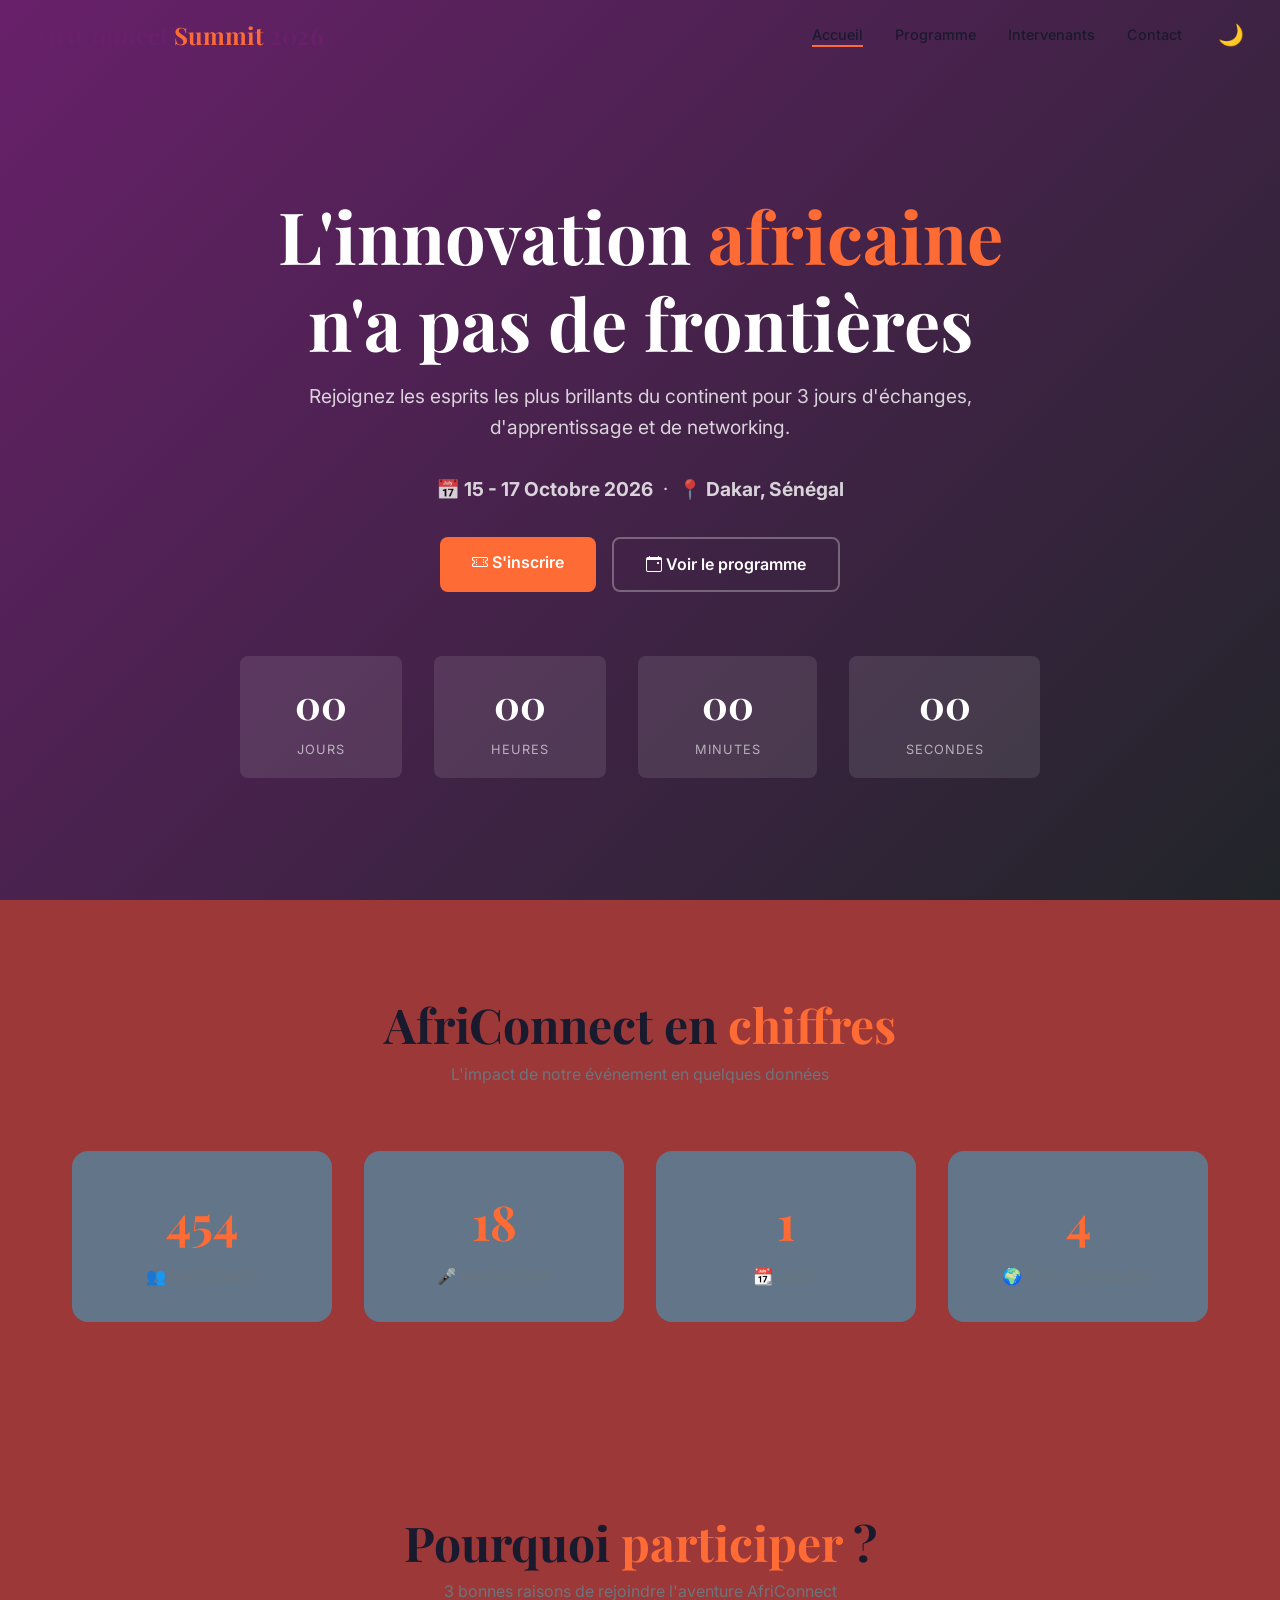
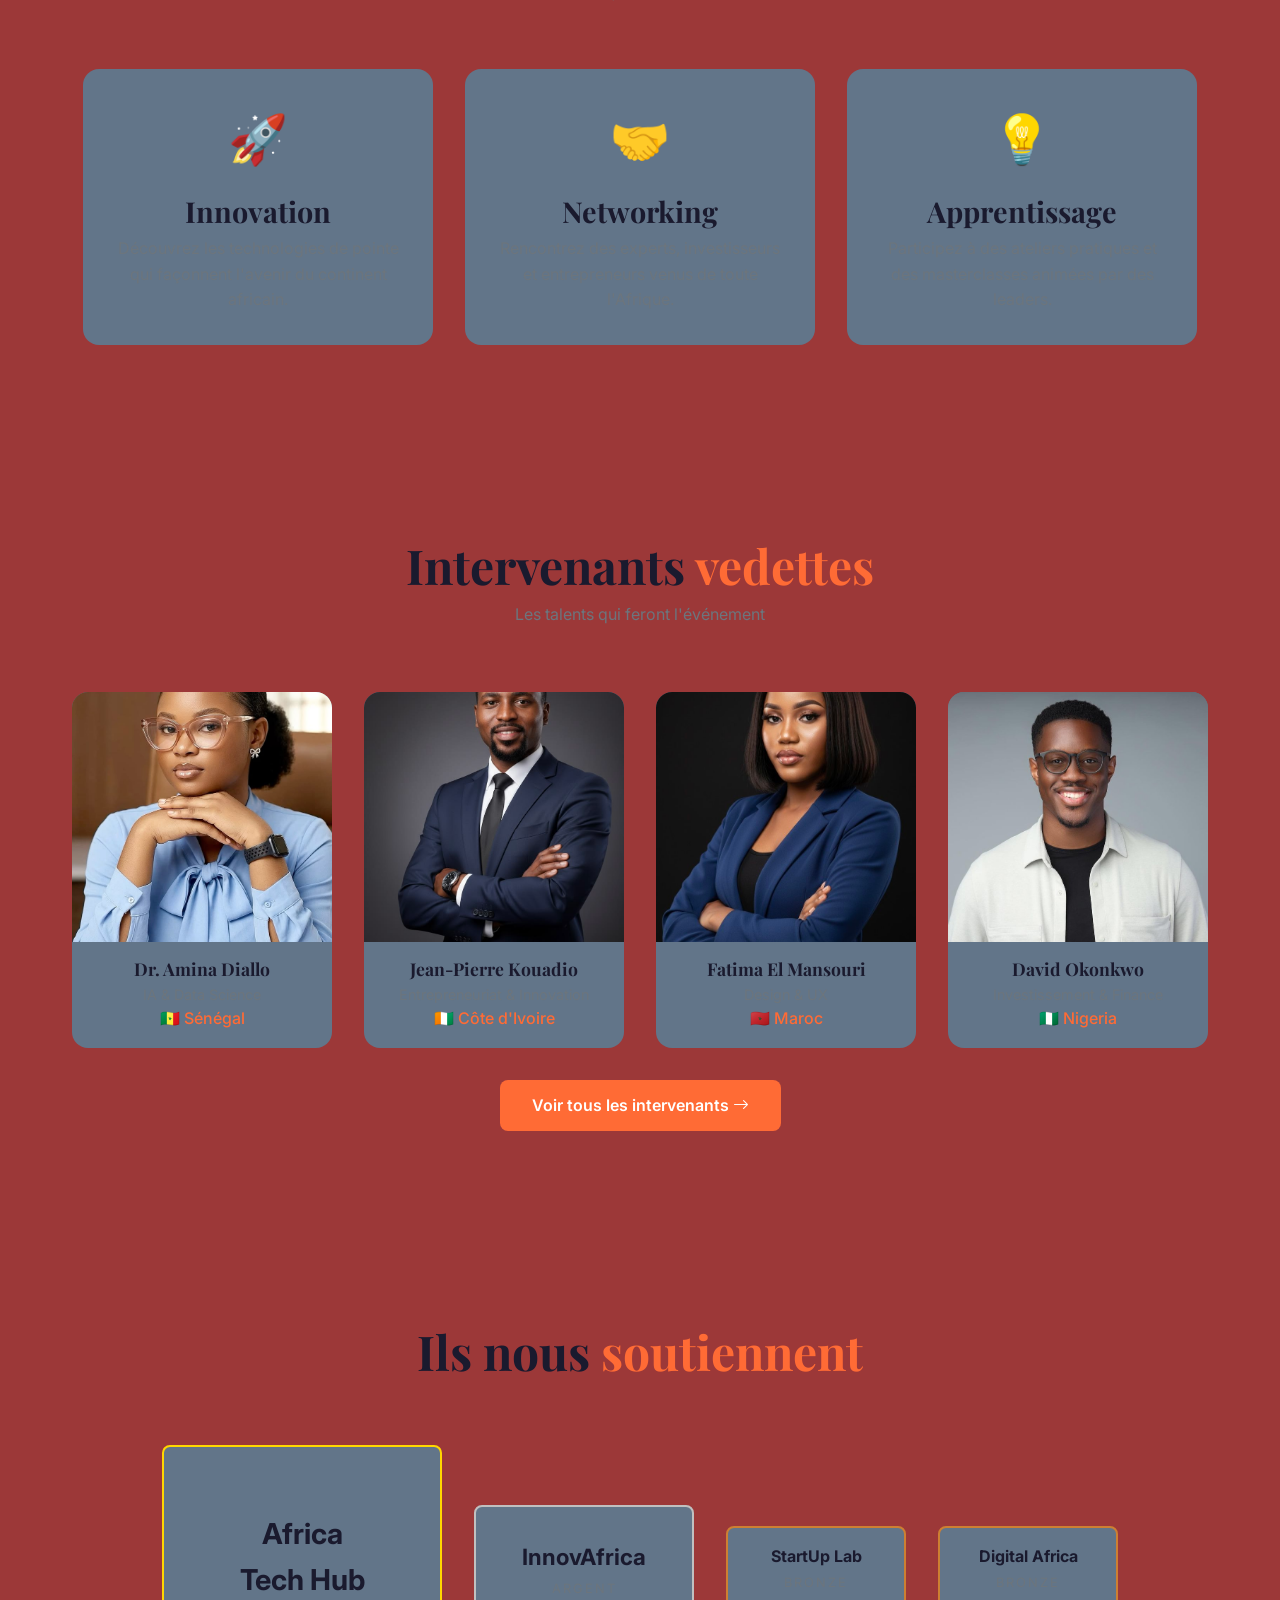
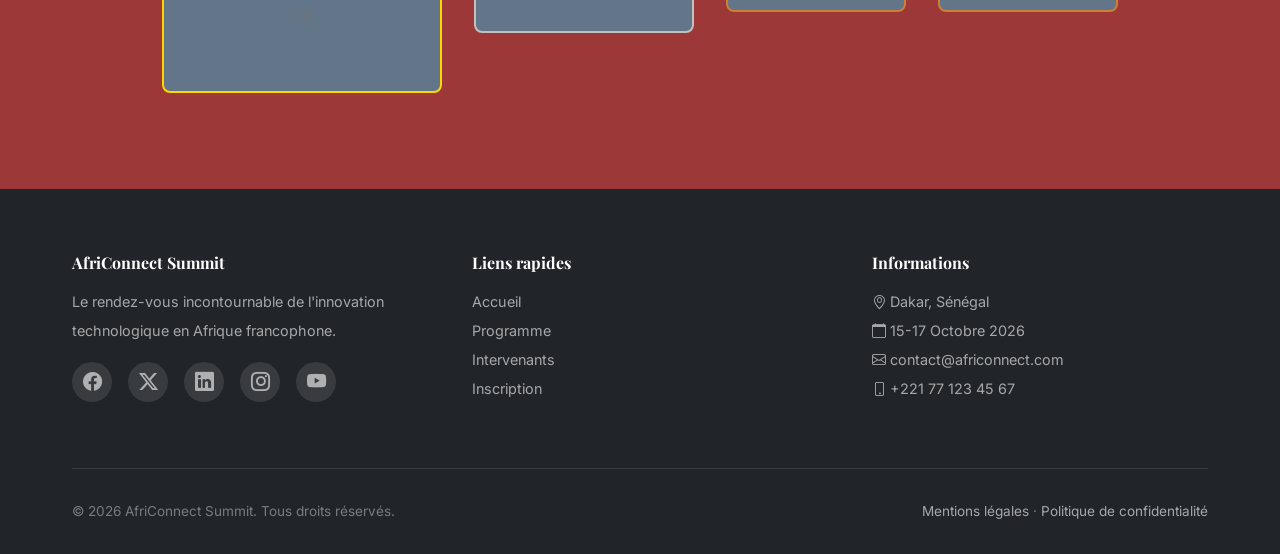
<file: index.html>
<!DOCTYPE html>
<html lang="fr">
<head>
    <meta charset="UTF-8">
    <meta name="viewport" content="width=device-width, initial-scale=1.0">
    <title>AfriConnect Summit 2026 - Accueil</title>
    <link rel="preconnect" href="https://fonts.googleapis.com">
    <link rel="preconnect" href="https://fonts.gstatic.com" crossorigin>
    <link href="https://fonts.googleapis.com/css2?family=Playfair+Display:ital,wght@0,400;0,700;0,900;1,700&family=Inter:wght@300;400;500;600;700&display=swap" rel="stylesheet">
    <link rel="stylesheet" href="https://cdn.jsdelivr.net/npm/bootstrap-icons@1.11.3/font/bootstrap-icons.min.css">
    <link rel="stylesheet" href="css/style.css">
</head>
<body>

    

    
    <!-- NAVBAR -->

    <header>
        <nav class="navbar" role="navigation" aria-label="Navigation principale">
            <a href="index.html" class="navbar-brand">
                AfriConnect <span>Summit</span> 2026
            </a>
            <ul class="navbar-links" role="menubar">
                <li role="none"><a href="index.html" class="active" role="menuitem">Accueil</a></li>
                <li role="none"><a href="programme.html" role="menuitem">Programme</a></li>
                <li role="none"><a href="intervenants.html" role="menuitem">Intervenants</a></li>
                <li role="none"><a href="contact.html" role="menuitem">Contact</a></li>
                <li role="none">
                    <button class="theme-toggle" id="themeToggle" aria-label="Basculer le thème clair/sombre">
                        🌙
                    </button>
                </li>
            </ul>
            <button class="hamburger" id="hamburger" aria-label="Ouvrir le menu mobile" aria-expanded="false">
                <span></span>
                <span></span>
                <span></span>
            </button>
        </nav>
    </header>

    <main>

    
        <!-- HERO -->
    
        <section class="hero" aria-label="Bannière principale">
            <div class="hero-content">
                <h1>L'innovation <span>africaine</span> <br>n'a pas de frontières</h1>
                <p>Rejoignez les esprits les plus brillants du continent pour 3 jours d'échanges, d'apprentissage et de networking.</p>
                <p><strong>📅 15 - 17 Octobre 2026</strong> &nbsp;·&nbsp; <strong>📍 Dakar, Sénégal</strong></p>
                <div class="hero-buttons">
                    <a href="contact.html" class="btn btn-primary"><i class="bi bi-ticket-perforated"></i> S'inscrire</a>
                    <a href="programme.html" class="btn btn-outline"><i class="bi bi-calendar-event"></i> Voir le programme</a>
                </div>
                <div class="countdown" id="countdown" aria-label="Compte à rebours avant la conférence">
                    <div class="countdown-item">
                        <span class="number" id="days">00</span>
                        <span class="label">Jours</span>
                    </div>
                    <div class="countdown-item">
                        <span class="number" id="hours">00</span>
                        <span class="label">Heures</span>
                    </div>
                    <div class="countdown-item">
                        <span class="number" id="minutes">00</span>
                        <span class="label">Minutes</span>
                    </div>
                    <div class="countdown-item">
                        <span class="number" id="seconds">00</span>
                        <span class="label">Secondes</span>
                    </div>
                </div>
            </div>
        </section>

        <!-- CHIFFRES CLES -->
        
        <section class="fade-in" aria-label="Chiffres clés de l'événement">
            <div class="container">
                <div class="section-title">
                    <h2>AfriConnect en <span>chiffres</span></h2>
                    <p>L'impact de notre événement en quelques données</p>
                </div>
                <div class="stats-grid">
                    <div class="stat-item zoom-in">
                        <span class="number" data-target="1200">0</span>
                        <p class="label">👥 Participants</p>
                    </div>
                    <div class="stat-item zoom-in">
                        <span class="number" data-target="48">0</span>
                        <p class="label">🎤 Intervenants</p>
                    </div>
                    <div class="stat-item zoom-in">
                        <span class="number" data-target="3">0</span>
                        <p class="label">📆 Jours</p>
                    </div>
                    <div class="stat-item zoom-in">
                        <span class="number" data-target="12">0</span>
                        <p class="label">🌍 Pays représentés</p>
                    </div>
                </div>
            </div>
        </section>

    
        <!-- POURQUOI PARTICIPER -->

        <section class="fade-in" aria-label="Raisons de participer">
            <div class="container">
                <div class="section-title">
                    <h2>Pourquoi <span>participer</span> ?</h2>
                    <p>3 bonnes raisons de rejoindre l'aventure AfriConnect</p>
                </div>
                <div class="reasons-grid">
                    <div class="reason-item fade-in-left">
                        <div class="icon">🚀</div>
                        <h3>Innovation</h3>
                        <p>Découvrez les technologies de pointe qui façonnent l'avenir du continent africain.</p>
                    </div>
                    <div class="reason-item zoom-in">
                        <div class="icon">🤝</div>
                        <h3>Networking</h3>
                        <p>Rencontrez des experts, investisseurs et entrepreneurs venus de toute l'Afrique.</p>
                    </div>
                    <div class="reason-item fade-in-right">
                        <div class="icon">💡</div> 
                        <h3>Apprentissage</h3>
                        <p>Participez à des ateliers pratiques et des masterclasses animées par des leaders.</p>
                    </div>
                </div>
            </div>
        </section>

        <!-- INTERVENANTS VEDETTES - AVEC IMAGES -->

        <section class="fade-in" aria-label="Intervenants vedettes">
            <div class="container">
                <div class="section-title">
                    <h2>Intervenants <span>vedettes</span></h2>
                    <p>Les talents qui feront l'événement</p>
                </div>
                <div class="speakers-grid">
                    
                    <article class="speaker-card zoom-in">
                        <img src="images/téléchargement (2).jpg" alt="Dr. Amina Diallo, experte en intelligence artificielle">
                        <div class="info">
                            <h3>Dr. Amina Diallo</h3>
                            <p>IA & Data Science</p>
                            <span class="country">🇸🇳 Sénégal</span>
                        </div>
                    </article>

                    <article class="speaker-card zoom-in">
                        <img src="images/m.jpg" alt="Jean-Pierre Kouadio, entrepreneur tech">
                        <div class="info">
                            <h3>Jean-Pierre Kouadio</h3>
                            <p>Entrepreneuriat & Innovation</p>
                            <span class="country">🇨🇮 Côte d'Ivoire</span>
                        </div>
                    </article>

                    <article class="speaker-card zoom-in">
                        <img src="images/j.jpg" alt="Fatima El Mansouri, experte en design">
                        <div class="info">
                            <h3>Fatima El Mansouri</h3>
                            <p>Design & UX</p>
                            <span class="country">🇲🇦 Maroc</span>
                        </div>
                    </article>

                    <article class="speaker-card zoom-in">
                        <img src="images/Gabe Kunda.jpg" alt="David Okonkwo, investisseur">
                        <div class="info">
                            <h3>David Okonkwo</h3>
                            <p>Investissement & Finance</p>
                            <span class="country">🇳🇬 Nigeria</span>
                        </div>
                    </article>

                </div>
                <div class="view-all">
                    <a href="intervenants.html" class="btn btn-primary">
                        Voir tous les intervenants <i class="bi bi-arrow-right"></i>
                    </a>
                </div>
            </div>
        </section>

        <!-- SPONSORS -->
        <section class="fade-in" aria-label="Nos sponsors">
            <div class="container">
                <div class="section-title">
                    <h2>Ils nous <span>soutiennent</span></h2>
                </div>
                <div class="sponsors">
                    <div class="sponsor gold">
                        <strong>Africa Tech Hub</strong>
                        <span class="level">Or</span>
                    </div>
                    <div class="sponsor silver">
                        <strong>InnovAfrica</strong>
                        <span class="level">Argent</span>
                    </div>
                    <div class="sponsor bronze">
                        <strong>StartUp Lab</strong>
                        <span class="level">Bronze</span>
                    </div>
                    <div class="sponsor bronze">
                        <strong>Digital Africa</strong>
                        <span class="level">Bronze</span>
                    </div>
                </div>
            </div>
        </section>

    </main>

    <!-- ======================================== -->
    <!-- FOOTER -->
    <!-- ======================================== -->
    <footer>
        <div class="container">
            <div class="footer-grid">
                <div class="footer-col">
                    <h4>AfriConnect Summit</h4>
                    <p>Le rendez-vous incontournable de l'innovation technologique en Afrique francophone.</p>
                    <div class="footer-social">
                        <a href="#" aria-label="Facebook"><i class="bi bi-facebook"></i></a>
                        <a href="#" aria-label="Twitter"><i class="bi bi-twitter-x"></i></a>
                        <a href="#" aria-label="LinkedIn"><i class="bi bi-linkedin"></i></a>
                        <a href="#" aria-label="Instagram"><i class="bi bi-instagram"></i></a>
                        <a href="#" aria-label="YouTube"><i class="bi bi-youtube"></i></a>
                    </div>
                </div>
                <div class="footer-col">
                    <h4>Liens rapides</h4>
                    <ul>
                        <li><a href="index.html">Accueil</a></li>
                        <li><a href="programme.html">Programme</a></li>
                        <li><a href="intervenants.html">Intervenants</a></li>
                        <li><a href="contact.html">Inscription</a></li>
                    </ul>
                </div>
                <div class="footer-col">
                    <h4>Informations</h4>
                    <ul>
                        <li><i class="bi bi-geo-alt"></i> Dakar, Sénégal</li>
                        <li><i class="bi bi-calendar"></i> 15-17 Octobre 2026</li>
                        <li><i class="bi bi-envelope"></i> contact@africonnect.com</li>
                        <li><i class="bi bi-phone"></i> +221 77 123 45 67</li>
                    </ul>
                </div>
            </div>
            <div class="footer-bottom">
                <p>&copy; <span id="year"></span> AfriConnect Summit. Tous droits réservés.</p>
                <p><a href="#">Mentions légales</a> · <a href="#">Politique de confidentialité</a></p>
            </div>
        </div>
    </footer>

    <button class="back-to-top" id="backToTop" aria-label="Retour en haut de page">
        <i class="bi bi-chevron-up"></i>
    </button>

    <script src="js/main.js"></script>
</body>
</html>
</file>
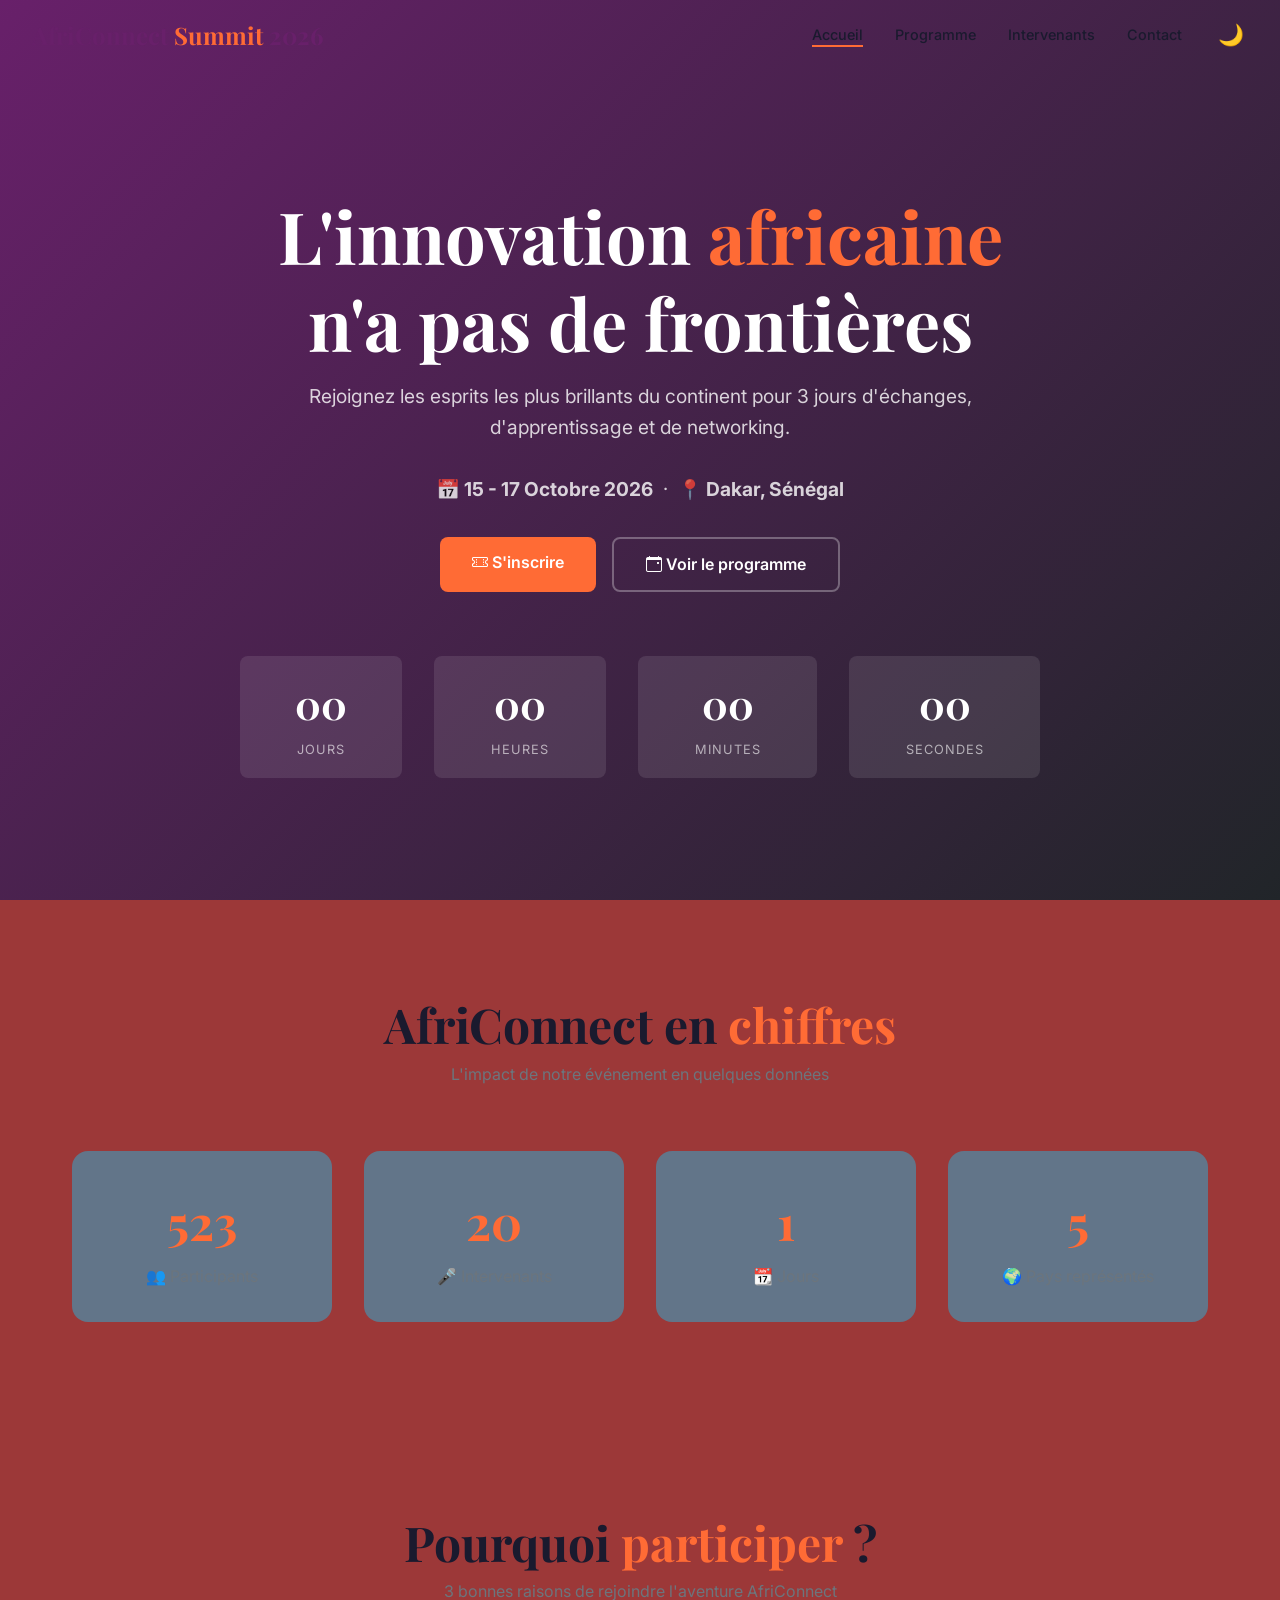
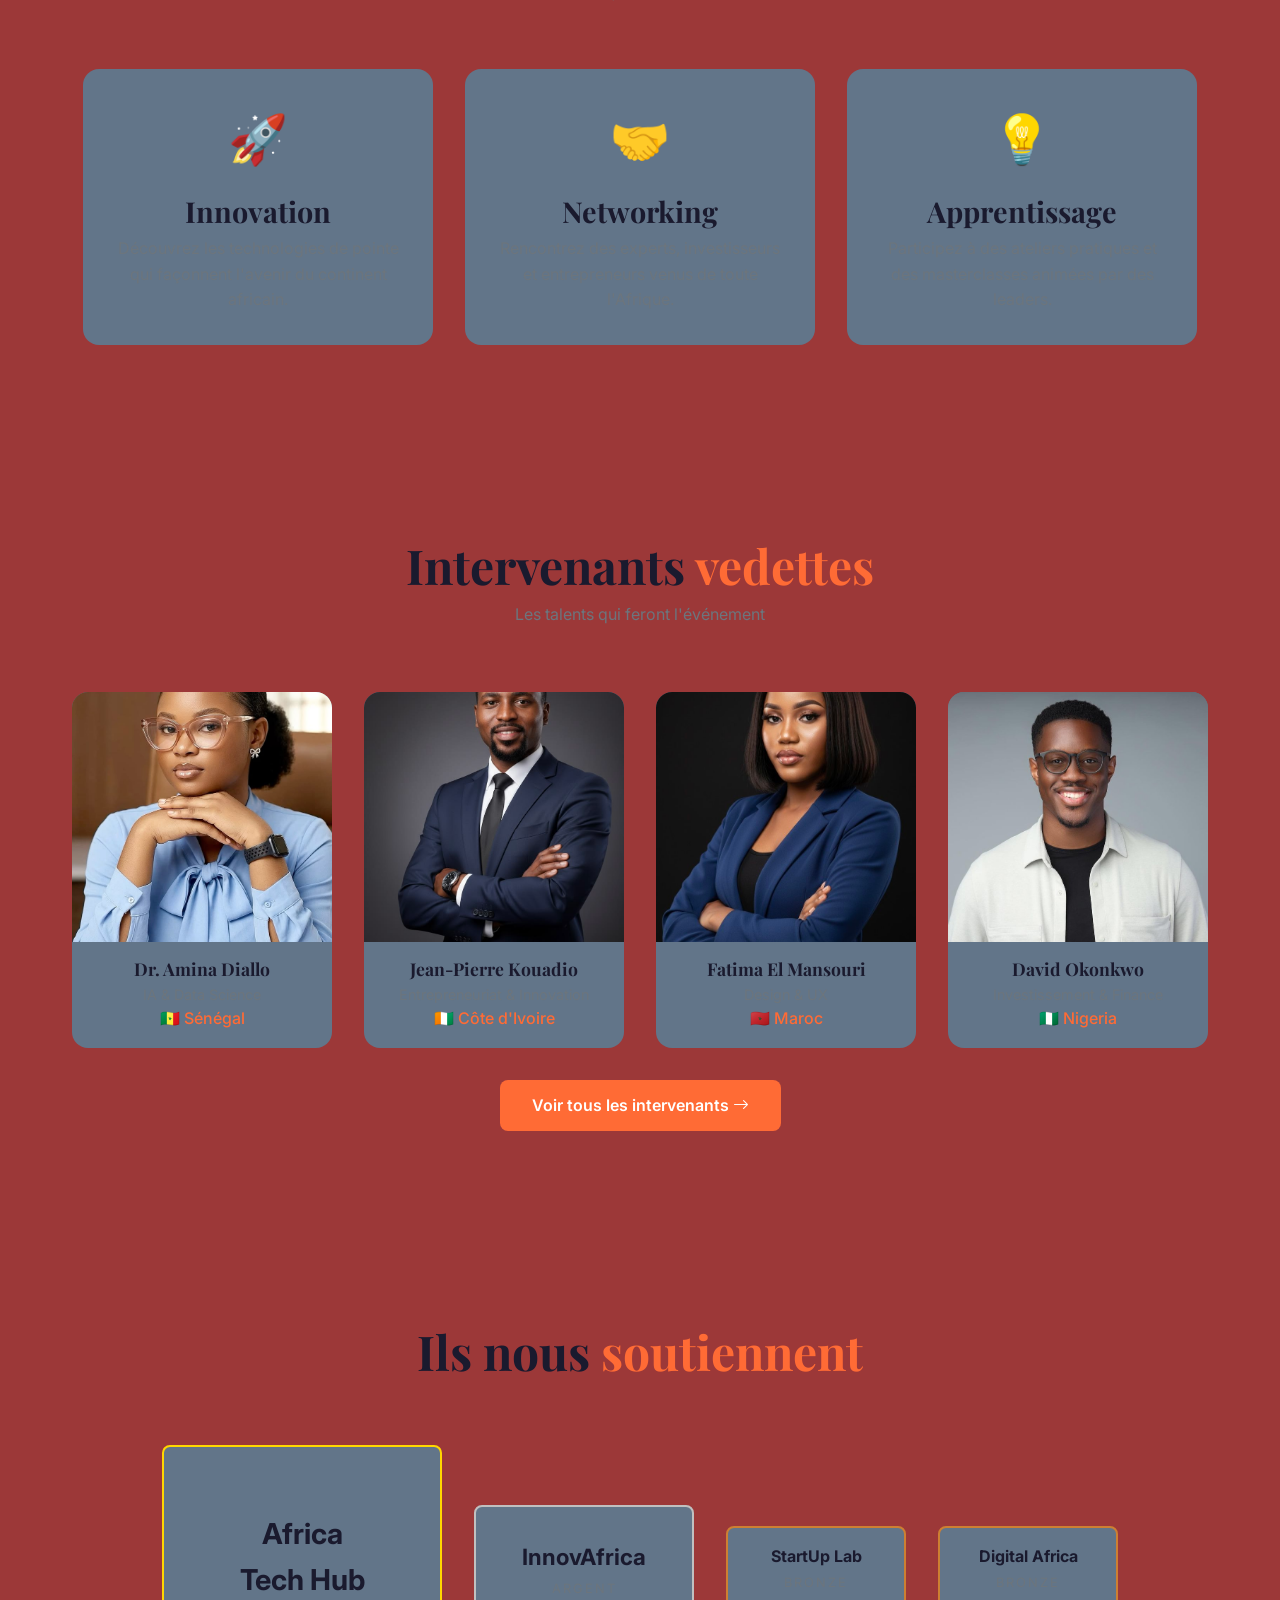
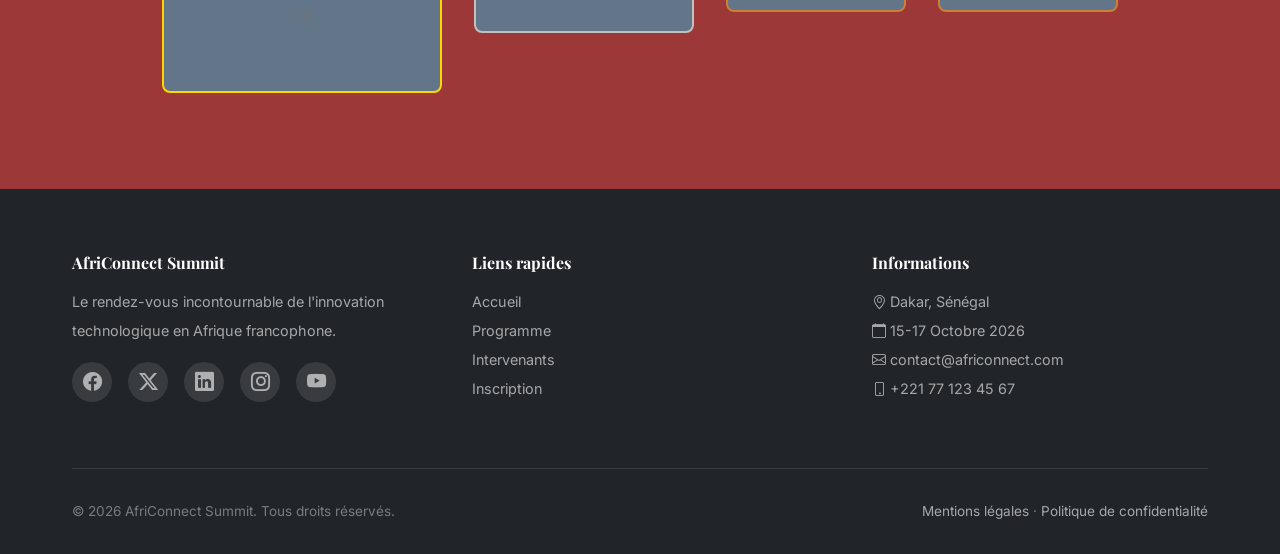
<file: docs/index.html>
<!DOCTYPE html>
<html lang="fr">
<head>
    <meta charset="UTF-8">
    <meta name="viewport" content="width=device-width, initial-scale=1.0">
    <title>AfriConnect Summit 2026 - Accueil</title>
    <link rel="preconnect" href="https://fonts.googleapis.com">
    <link rel="preconnect" href="https://fonts.gstatic.com" crossorigin>
    <link href="https://fonts.googleapis.com/css2?family=Playfair+Display:ital,wght@0,400;0,700;0,900;1,700&family=Inter:wght@300;400;500;600;700&display=swap" rel="stylesheet">
    <link rel="stylesheet" href="https://cdn.jsdelivr.net/npm/bootstrap-icons@1.11.3/font/bootstrap-icons.min.css">
    <link rel="stylesheet" href="css/style.css">
</head>
<body>

    
    <!-- NAVBAR -->

    <header>
        <nav class="navbar" role="navigation" aria-label="Navigation principale">
            <a href="index.html" class="navbar-brand">
                AfriConnect <span>Summit</span> 2026
            </a>
            <ul class="navbar-links" role="menubar">
                <li role="none"><a href="index.html" class="active" role="menuitem">Accueil</a></li>
                <li role="none"><a href="programme.html" role="menuitem">Programme</a></li>
                <li role="none"><a href="intervenants.html" role="menuitem">Intervenants</a></li>
                <li role="none"><a href="contact.html" role="menuitem">Contact</a></li>
                <li role="none">
                    <button class="theme-toggle" id="themeToggle" aria-label="Basculer le thème clair/sombre">
                        🌙
                    </button>
                </li>
            </ul>
            <button class="hamburger" id="hamburger" aria-label="Ouvrir le menu mobile" aria-expanded="false">
                <span></span>
                <span></span>
                <span></span>
            </button>
        </nav>
    </header>

    <main>

    
        <!-- HERO -->
    
        <section class="hero" aria-label="Bannière principale">
            <div class="hero-content">
                <h1>L'innovation <span>africaine</span> <br>n'a pas de frontières</h1>
                <p>Rejoignez les esprits les plus brillants du continent pour 3 jours d'échanges, d'apprentissage et de networking.</p>
                <p><strong>📅 15 - 17 Octobre 2026</strong> &nbsp;·&nbsp; <strong>📍 Dakar, Sénégal</strong></p>
                <div class="hero-buttons">
                    <a href="contact.html" class="btn btn-primary"><i class="bi bi-ticket-perforated"></i> S'inscrire</a>
                    <a href="programme.html" class="btn btn-outline"><i class="bi bi-calendar-event"></i> Voir le programme</a>
                </div>
                <div class="countdown" id="countdown" aria-label="Compte à rebours avant la conférence">
                    <div class="countdown-item">
                        <span class="number" id="days">00</span>
                        <span class="label">Jours</span>
                    </div>
                    <div class="countdown-item">
                        <span class="number" id="hours">00</span>
                        <span class="label">Heures</span>
                    </div>
                    <div class="countdown-item">
                        <span class="number" id="minutes">00</span>
                        <span class="label">Minutes</span>
                    </div>
                    <div class="countdown-item">
                        <span class="number" id="seconds">00</span>
                        <span class="label">Secondes</span>
                    </div>
                </div>
            </div>
        </section>

        <!-- CHIFFRES CLES -->
        
        <section class="fade-in" aria-label="Chiffres clés de l'événement">
            <div class="container">
                <div class="section-title">
                    <h2>AfriConnect en <span>chiffres</span></h2>
                    <p>L'impact de notre événement en quelques données</p>
                </div>
                <div class="stats-grid">
                    <div class="stat-item zoom-in">
                        <span class="number" data-target="1200">0</span>
                        <p class="label">👥 Participants</p>
                    </div>
                    <div class="stat-item zoom-in">
                        <span class="number" data-target="48">0</span>
                        <p class="label">🎤 Intervenants</p>
                    </div>
                    <div class="stat-item zoom-in">
                        <span class="number" data-target="3">0</span>
                        <p class="label">📆 Jours</p>
                    </div>
                    <div class="stat-item zoom-in">
                        <span class="number" data-target="12">0</span>
                        <p class="label">🌍 Pays représentés</p>
                    </div>
                </div>
            </div>
        </section>

    
        <!-- POURQUOI PARTICIPER -->

        <section class="fade-in" aria-label="Raisons de participer">
            <div class="container">
                <div class="section-title">
                    <h2>Pourquoi <span>participer</span> ?</h2>
                    <p>3 bonnes raisons de rejoindre l'aventure AfriConnect</p>
                </div>
                <div class="reasons-grid">
                    <div class="reason-item fade-in-left">
                        <div class="icon">🚀</div>
                        <h3>Innovation</h3>
                        <p>Découvrez les technologies de pointe qui façonnent l'avenir du continent africain.</p>
                    </div>
                    <div class="reason-item zoom-in">
                        <div class="icon">🤝</div>
                        <h3>Networking</h3>
                        <p>Rencontrez des experts, investisseurs et entrepreneurs venus de toute l'Afrique.</p>
                    </div>
                    <div class="reason-item fade-in-right">
                        <div class="icon">💡</div> 
                        <h3>Apprentissage</h3>
                        <p>Participez à des ateliers pratiques et des masterclasses animées par des leaders.</p>
                    </div>
                </div>
            </div>
        </section>

        <!-- INTERVENANTS VEDETTES - AVEC IMAGES -->

        <section class="fade-in" aria-label="Intervenants vedettes">
            <div class="container">
                <div class="section-title">
                    <h2>Intervenants <span>vedettes</span></h2>
                    <p>Les talents qui feront l'événement</p>
                </div>
                <div class="speakers-grid">
                    
                    <article class="speaker-card zoom-in">
                        <img src="images/téléchargement (2).jpg" alt="Dr. Amina Diallo, experte en intelligence artificielle">
                        <div class="info">
                            <h3>Dr. Amina Diallo</h3>
                            <p>IA & Data Science</p>
                            <span class="country">🇸🇳 Sénégal</span>
                        </div>
                    </article>

                    <article class="speaker-card zoom-in">
                        <img src="images/m.jpg" alt="Jean-Pierre Kouadio, entrepreneur tech">
                        <div class="info">
                            <h3>Jean-Pierre Kouadio</h3>
                            <p>Entrepreneuriat & Innovation</p>
                            <span class="country">🇨🇮 Côte d'Ivoire</span>
                        </div>
                    </article>

                    <article class="speaker-card zoom-in">
                        <img src="images/j.jpg" alt="Fatima El Mansouri, experte en design">
                        <div class="info">
                            <h3>Fatima El Mansouri</h3>
                            <p>Design & UX</p>
                            <span class="country">🇲🇦 Maroc</span>
                        </div>
                    </article>

                    <article class="speaker-card zoom-in">
                        <img src="images/Gabe Kunda.jpg" alt="David Okonkwo, investisseur">
                        <div class="info">
                            <h3>David Okonkwo</h3>
                            <p>Investissement & Finance</p>
                            <span class="country">🇳🇬 Nigeria</span>
                        </div>
                    </article>

                </div>
                <div class="view-all">
                    <a href="intervenants.html" class="btn btn-primary">
                        Voir tous les intervenants <i class="bi bi-arrow-right"></i>
                    </a>
                </div>
            </div>
        </section>

        <!-- SPONSORS -->
        <section class="fade-in" aria-label="Nos sponsors">
            <div class="container">
                <div class="section-title">
                    <h2>Ils nous <span>soutiennent</span></h2>
                </div>
                <div class="sponsors">
                    <div class="sponsor gold">
                        <strong>Africa Tech Hub</strong>
                        <span class="level">Or</span>
                    </div>
                    <div class="sponsor silver">
                        <strong>InnovAfrica</strong>
                        <span class="level">Argent</span>
                    </div>
                    <div class="sponsor bronze">
                        <strong>StartUp Lab</strong>
                        <span class="level">Bronze</span>
                    </div>
                    <div class="sponsor bronze">
                        <strong>Digital Africa</strong>
                        <span class="level">Bronze</span>
                    </div>
                </div>
            </div>
        </section>

    </main>

    <!-- ======================================== -->
    <!-- FOOTER -->
    <!-- ======================================== -->
    <footer>
        <div class="container">
            <div class="footer-grid">
                <div class="footer-col">
                    <h4>AfriConnect Summit</h4>
                    <p>Le rendez-vous incontournable de l'innovation technologique en Afrique francophone.</p>
                    <div class="footer-social">
                        <a href="#" aria-label="Facebook"><i class="bi bi-facebook"></i></a>
                        <a href="#" aria-label="Twitter"><i class="bi bi-twitter-x"></i></a>
                        <a href="#" aria-label="LinkedIn"><i class="bi bi-linkedin"></i></a>
                        <a href="#" aria-label="Instagram"><i class="bi bi-instagram"></i></a>
                        <a href="#" aria-label="YouTube"><i class="bi bi-youtube"></i></a>
                    </div>
                </div>
                <div class="footer-col">
                    <h4>Liens rapides</h4>
                    <ul>
                        <li><a href="index.html">Accueil</a></li>
                        <li><a href="programme.html">Programme</a></li>
                        <li><a href="intervenants.html">Intervenants</a></li>
                        <li><a href="contact.html">Inscription</a></li>
                    </ul>
                </div>
                <div class="footer-col">
                    <h4>Informations</h4>
                    <ul>
                        <li><i class="bi bi-geo-alt"></i> Dakar, Sénégal</li>
                        <li><i class="bi bi-calendar"></i> 15-17 Octobre 2026</li>
                        <li><i class="bi bi-envelope"></i> contact@africonnect.com</li>
                        <li><i class="bi bi-phone"></i> +221 77 123 45 67</li>
                    </ul>
                </div>
            </div>
            <div class="footer-bottom">
                <p>&copy; <span id="year"></span> AfriConnect Summit. Tous droits réservés.</p>
                <p><a href="#">Mentions légales</a> · <a href="#">Politique de confidentialité</a></p>
            </div>
        </div>
    </footer>

    <button class="back-to-top" id="backToTop" aria-label="Retour en haut de page">
        <i class="bi bi-chevron-up"></i>
    </button>

    <script src="js/main.js"></script>
</body>
</html>
</file>
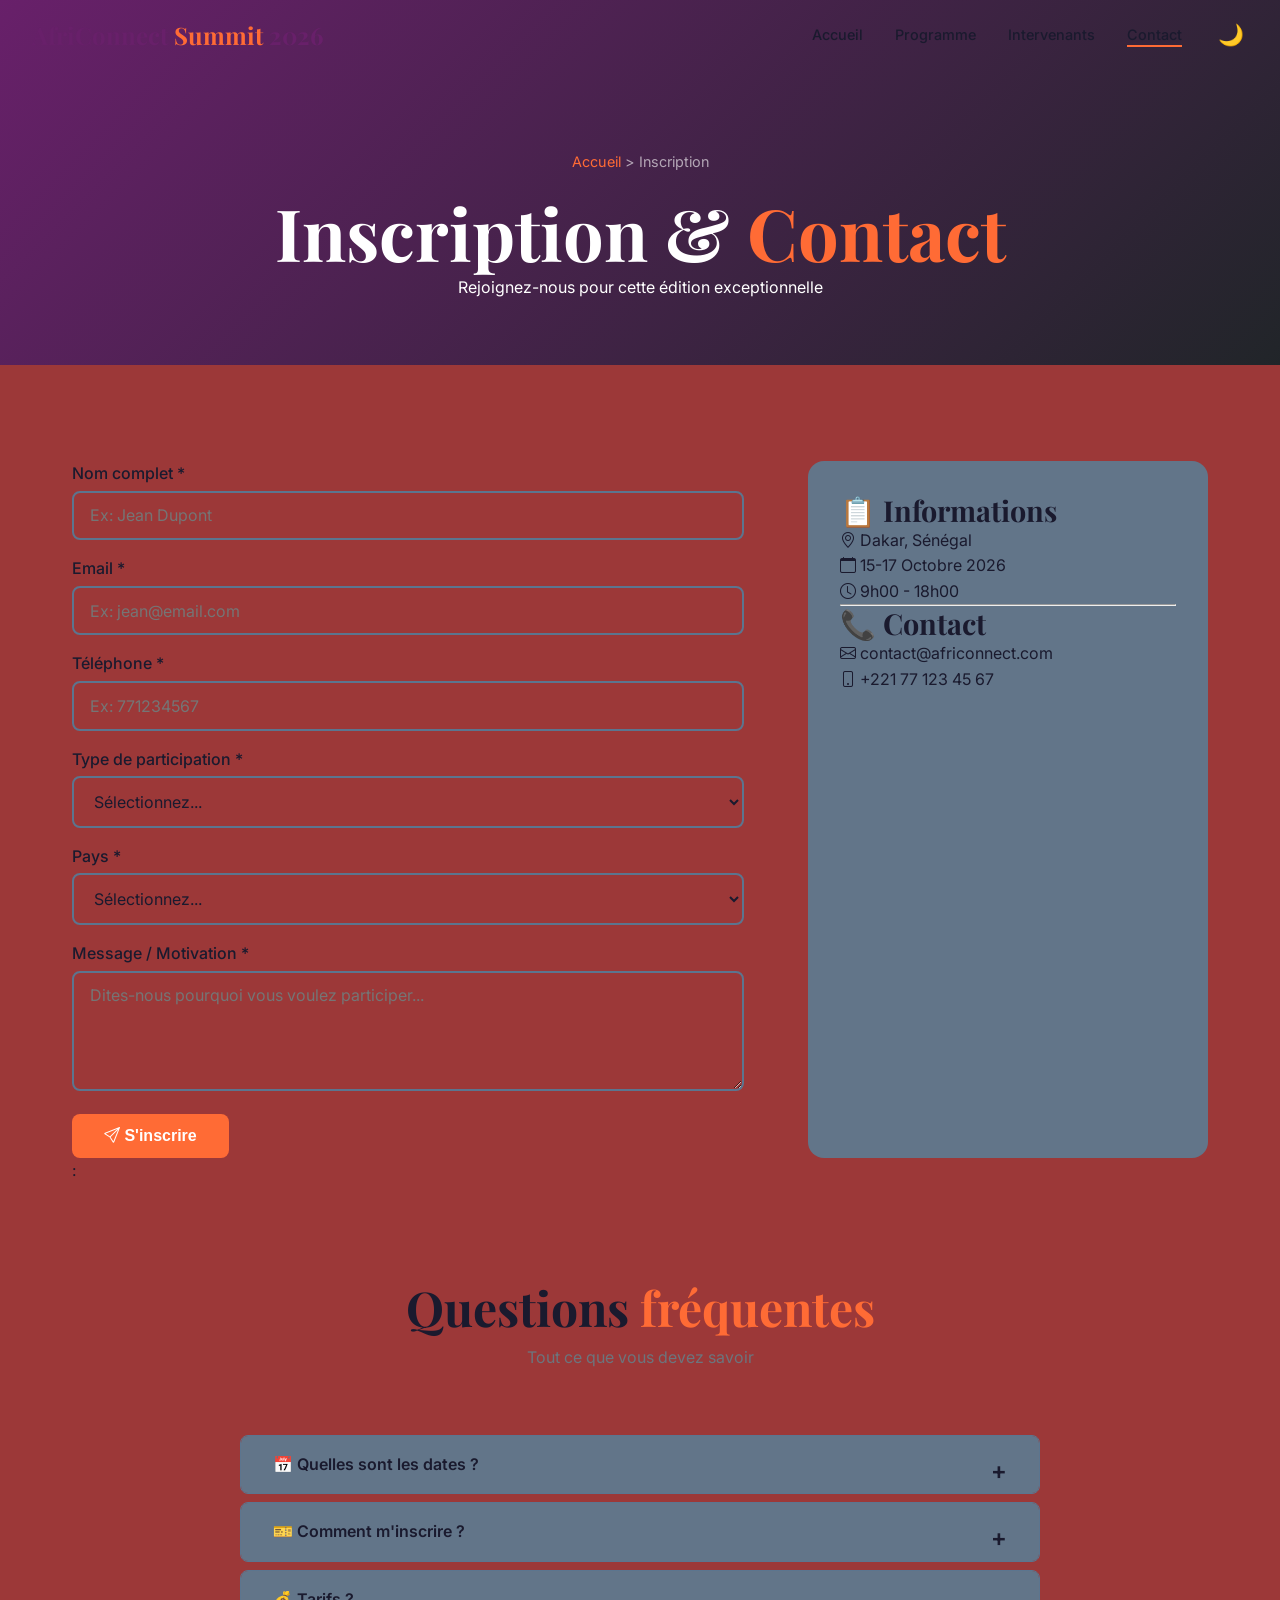
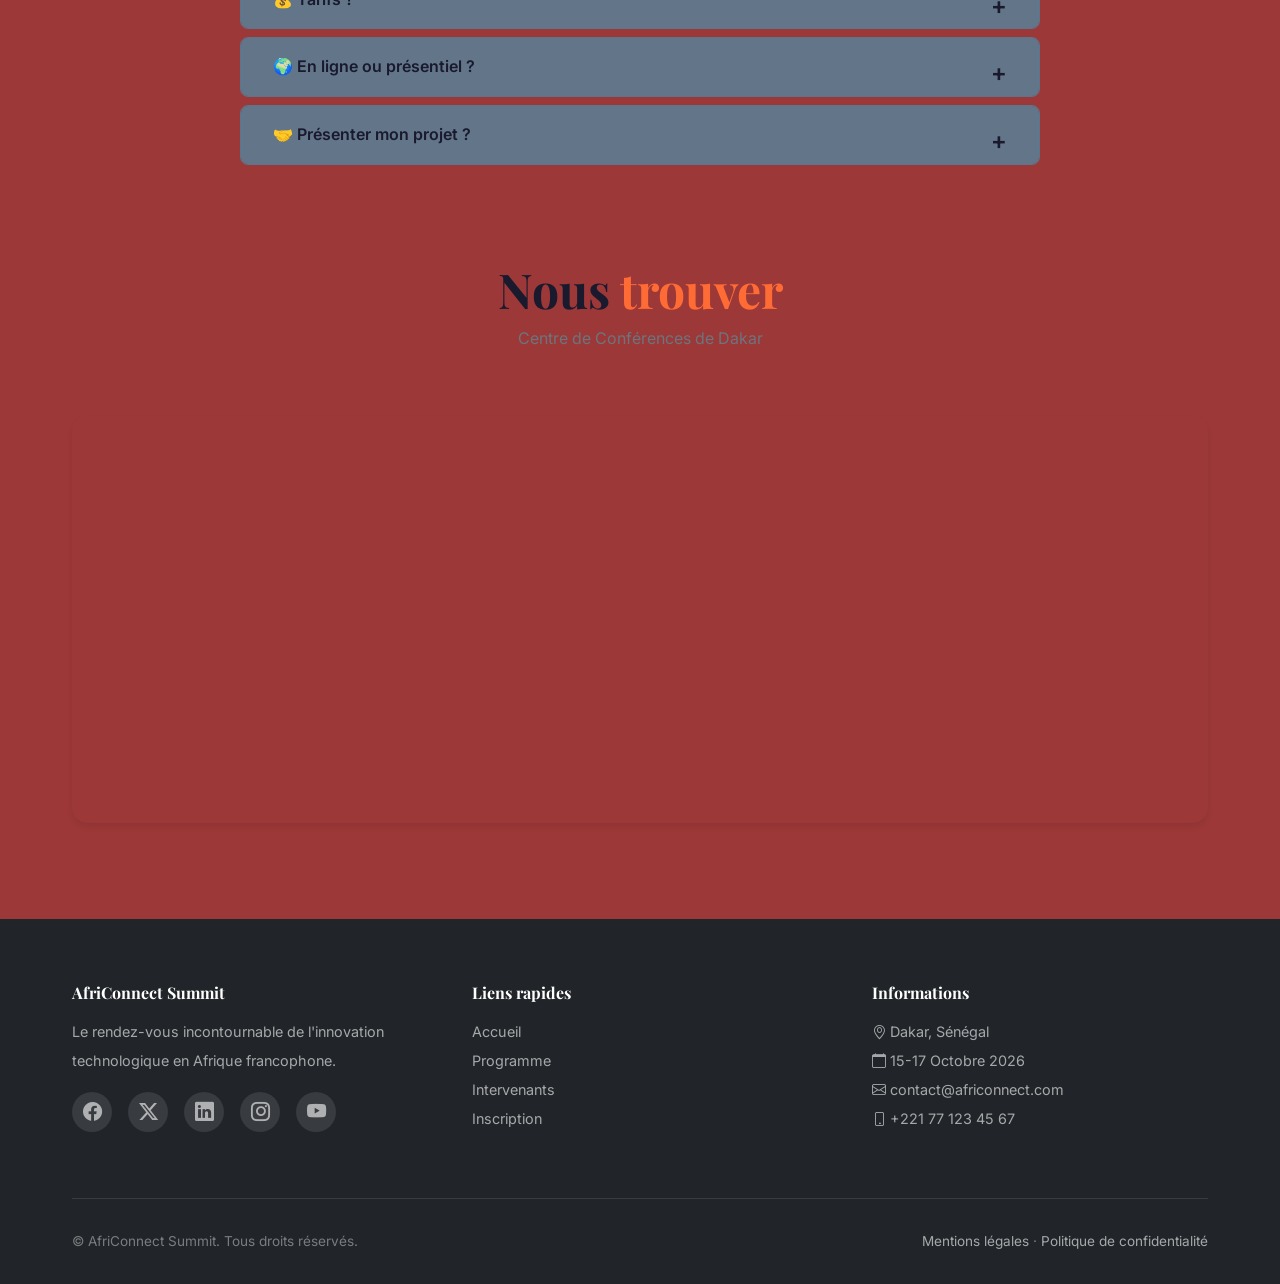
<file: contact.html>
<!DOCTYPE html>
<html lang="fr">
<head>
    <meta charset="UTF-8">
    <meta name="viewport" content="width=device-width, initial-scale=1.0">
    <title>AfriConnect Summit 2026 - Inscription</title>
    <link rel="preconnect" href="https://fonts.googleapis.com">
    <link rel="preconnect" href="https://fonts.gstatic.com" crossorigin>
    <link href="https://fonts.googleapis.com/css2?family=Playfair+Display:ital,wght@0,400;0,700;0,900;1,700&family=Inter:wght@300;400;500;600;700&display=swap" rel="stylesheet">
    <link rel="stylesheet" href="https://cdn.jsdelivr.net/npm/bootstrap-icons@1.11.3/font/bootstrap-icons.min.css">
    <link rel="stylesheet" href="css/style.css">
</head>
<body>

    <!-- NAVBAR -->
    
    <header>
        <nav class="navbar" role="navigation" aria-label="Navigation principale">
            <a href="index.html" class="navbar-brand">
                AfriConnect <span>Summit</span> 2026
            </a>
            <ul class="navbar-links" role="menubar">
                <li role="none"><a href="index.html" role="menuitem">Accueil</a></li>
                <li role="none"><a href="programme.html" role="menuitem">Programme</a></li>
                <li role="none"><a href="intervenants.html" role="menuitem">Intervenants</a></li>
                <li role="none"><a href="contact.html" class="active" role="menuitem">Contact</a></li>
                <li role="none">
                    <button class="theme-toggle" id="themeToggle" aria-label="Basculer le thème clair/sombre">
                        🌙
                    </button>
                </li>
            </ul>
            <button class="hamburger" id="hamburger" aria-label="Ouvrir le menu mobile" aria-expanded="false">
                <span></span>
                <span></span>
                <span></span>
            </button>
        </nav>
    </header>


    <main>

        <!-- HERO INTERNE -->
        
        <section class="page-hero" aria-label="Bannière de contact">
            <div class="container">
                <p class="breadcrumb">
                    <a href="index.html">Accueil</a> &gt; Inscription
                </p>
                <h1>Inscription & <span>Contact</span></h1>
                <p>Rejoignez-nous pour cette édition exceptionnelle</p>
            </div>
        </section>

        
        <!-- FORMULAIRE -->
        
        <section aria-label="Formulaire d'inscription">
            <div class="container">
                <div class="contact-grid">
                    
                    <div class="contact-form">
                        <form id="contactForm" novalidate>
                            <div class="form-group">
                                <label for="name">Nom complet *</label>
                                <input type="text" id="name" placeholder="Ex: Jean Dupont" required>
                                <span class="error-message">Veuillez entrer votre nom complet</span>
                            </div>

                            <div class="form-group">
                                <label for="email">Email *</label>
                                <input type="email" id="email" placeholder="Ex: jean@email.com" required>
                                <span class="error-message">Veuillez entrer un email valide</span>
                            </div>

                            <div class="form-group">
                                <label for="phone">Téléphone *</label>
                                <input type="tel" id="phone" placeholder="Ex: 771234567" required>
                                <span class="error-message">Téléphone minimum 8 chiffres</span>
                            </div>

                            <div class="form-group">
                                <label for="participation">Type de participation *</label>
                                <select id="participation" required>
                                    <option value="">Sélectionnez...</option>
                                    <option value="speaker">Intervenant</option>
                                    <option value="attendee">Participant</option>
                                    <option value="exhibitor">Exposant</option>
                                    <option value="media">Média</option>
                                    <option value="student">Étudiant</option>
                                    <option value="investor">Investisseur</option>
                                </select>
                                <span class="error-message">Veuillez sélectionner un type</span>
                            </div>

                            <div class="form-group">
                                <label for="country">Pays *</label>
                                <select id="country" required>
                                    <option value="">Sélectionnez...</option>
                                    <option value="senegal">🇸🇳 Sénégal</option>
                                    <option value="cote-ivoire">🇨🇮 Côte d'Ivoire</option>
                                    <option value="maroc">🇲🇦 Maroc</option>
                                    <option value="algerie">🇩🇿 Algérie</option>
                                    <option value="tunisie">🇹🇳 Tunisie</option>
                                    <option value="mauritanie">🇲🇷 Mauritanie</option>
                                    <option value="mali">🇲🇱 Mali</option>
                                    <option value="burkina">🇧🇫 Burkina</option>
                                    <option value="benin">🇧🇯 Bénin</option>
                                    <option value="togo">🇹🇬 Togo</option>
                                    <option value="guinee">🇬🇳 Guinée</option>
                                    <option value="rdc">🇨🇩 RDC</option>
                                    <option value="cameroun">🇨🇲 Cameroun</option>
                                    <option value="gabon">🇬🇦 Gabon</option>
                                    <option value="madagascar">🇲🇬 Madagascar</option>
                                </select>
                                <span class="error-message">Veuillez sélectionner votre pays</span>
                            </div>

                            <div class="form-group">
                                <label for="message">Message / Motivation *</label>
                                <textarea id="message" placeholder="Dites-nous pourquoi vous voulez participer..." required></textarea>
                                <span class="error-message">Message minimum 20 caractères</span>
                            </div>

                            <button type="submit" class="btn btn-primary">
                                <i class="bi bi-send"></i> S'inscrire
                            </button>
                        </form>
                        <div class="success-message" id="successMessage">
                            ✅ Inscription réussie ! Nous vous contacterons prochainement.
                        </div>
                    </div>

                    <div class="contact-info">
                        <h3>📋 Informations</h3>
                        <p><i class="bi bi-geo-alt"></i> Dakar, Sénégal</p>
                        <p><i class="bi bi-calendar"></i> 15-17 Octobre 2026</p>
                        <p><i class="bi bi-clock"></i> 9h00 - 18h00</p>
                        <hr>
                        <h3>📞 Contact</h3>
                        <p><i class="bi bi-envelope"></i> contact@africonnect.com</p>
                        <p><i class="bi bi-phone"></i> +221 77 123 45 67</p>
                    </div>

                </div>

                <!-- FAQ ACCORDÉON CSS -->:

                <div style="margin-top: var(--spacing-xxl);">
                    <div class="section-title">
                        <h2>Questions <span>fréquentes</span></h2>
                        <p>Tout ce que vous devez savoir</p>
                    </div>

                    <div class="faq-container">
                        <div class="faq-item">
                            <input type="checkbox" id="faq1">
                            <label for="faq1">📅 Quelles sont les dates ?</label>
                            <div class="faq-answer">
                                <p>Du <strong>15 au 17 Octobre 2026</strong> à Dakar, Sénégal.</p>
                            </div>
                        </div>

                        <div class="faq-item">
                            <input type="checkbox" id="faq2">
                            <label for="faq2">🎫 Comment m'inscrire ?</label>
                            <div class="faq-answer">
                                <p>Remplissez le formulaire ci-dessus. Vous recevrez un email de confirmation.</p>
                            </div>
                        </div>

                        <div class="faq-item">
                            <input type="checkbox" id="faq3">
                            <label for="faq3">💰 Tarifs ?</label>
                            <div class="faq-answer">
                                <p>Étudiants : <strong>50€</strong> · Professionnels : <strong>150€</strong></p>
                            </div>
                        </div>

                        <div class="faq-item">
                            <input type="checkbox" id="faq4">
                            <label for="faq4">🌍 En ligne ou présentiel ?</label>
                            <div class="faq-answer">
                                <p>Événement <strong>hybride</strong> : présentiel à Dakar ou en ligne.</p>
                            </div>
                        </div>

                        <div class="faq-item">
                            <input type="checkbox" id="faq5">
                            <label for="faq5">🤝 Présenter mon projet ?</label>
                            <div class="faq-answer">
                                <p>Contactez-nous pour soumettre votre candidature.</p>
                            </div>
                        </div>
                    </div>
                </div>

                <!-- GOOGLE MAPS -->
                
                <div style="margin-top: var(--spacing-xxl);">
                    <div class="section-title">
                        <h2>Nous <span>trouver</span></h2>
                        <p>Centre de Conférences de Dakar</p>
                    </div>
                    <div class="map-container">
                        <iframe 
                            src="https://www.google.com/maps/embed?pb=!1m18!1m12!1m3!1d12356.789012345678!2d-17.446!3d14.7167!2m3!1f0!2f0!3f0!3m2!1i1024!2i768!4f13.1!3m3!1m2!1s0x0%3A0x0!2zMTTCsDQzJzAwLjAiTiAxN8KwMjYnNDUuMCJX!5e0!3m2!1sfr!2ssn!4v1234567890123" 
                            allowfullscreen="" 
                            loading="lazy" 
                            referrerpolicy="no-referrer-when-downgrade"
                            title="Carte de localisation de la conférence à Dakar">
                        </iframe>
                    </div>
                </div>

            </div>
        </section>

    </main>

    <!-- FOOTER -->
    
    <footer>
        <div class="container">
            <div class="footer-grid">
                <div class="footer-col">
                    <h4>AfriConnect Summit</h4>
                    <p>Le rendez-vous incontournable de l'innovation technologique en Afrique francophone.</p>
                    <div class="footer-social">
                        <a href="#" aria-label="Facebook"><i class="bi bi-facebook"></i></a>
                        <a href="#" aria-label="Twitter"><i class="bi bi-twitter-x"></i></a>
                        <a href="#" aria-label="LinkedIn"><i class="bi bi-linkedin"></i></a>
                        <a href="#" aria-label="Instagram"><i class="bi bi-instagram"></i></a>
                        <a href="#" aria-label="YouTube"><i class="bi bi-youtube"></i></a>
                    </div>
                </div>
                <div class="footer-col">
                    <h4>Liens rapides</h4>
                    <ul>
                        <li><a href="index.html">Accueil</a></li>
                        <li><a href="programme.html">Programme</a></li>
                        <li><a href="intervenants.html">Intervenants</a></li>
                        <li><a href="contact.html">Inscription</a></li>
                    </ul>
                </div>
                <div class="footer-col">
                    <h4>Informations</h4>
                    <ul>
                        <li><i class="bi bi-geo-alt"></i> Dakar, Sénégal</li>
                        <li><i class="bi bi-calendar"></i> 15-17 Octobre 2026</li>
                        <li><i class="bi bi-envelope"></i> contact@africonnect.com</li>
                        <li><i class="bi bi-phone"></i> +221 77 123 45 67</li>
                    </ul>
                </div>
            </div>
            <div class="footer-bottom">
                <p>&copy; <span id="year"></span> AfriConnect Summit. Tous droits réservés.</p>
                <p><a href="#">Mentions légales</a> · <a href="#">Politique de confidentialité</a></p>
            </div>
        </div>
    </footer>

    <button class="back-to-top" id="backToTop" aria-label="Retour en haut de page">
        <i class="bi bi-chevron-up"></i>
    </button>

    <script src="js/main.js"></script>
</body>
</html>
</file>
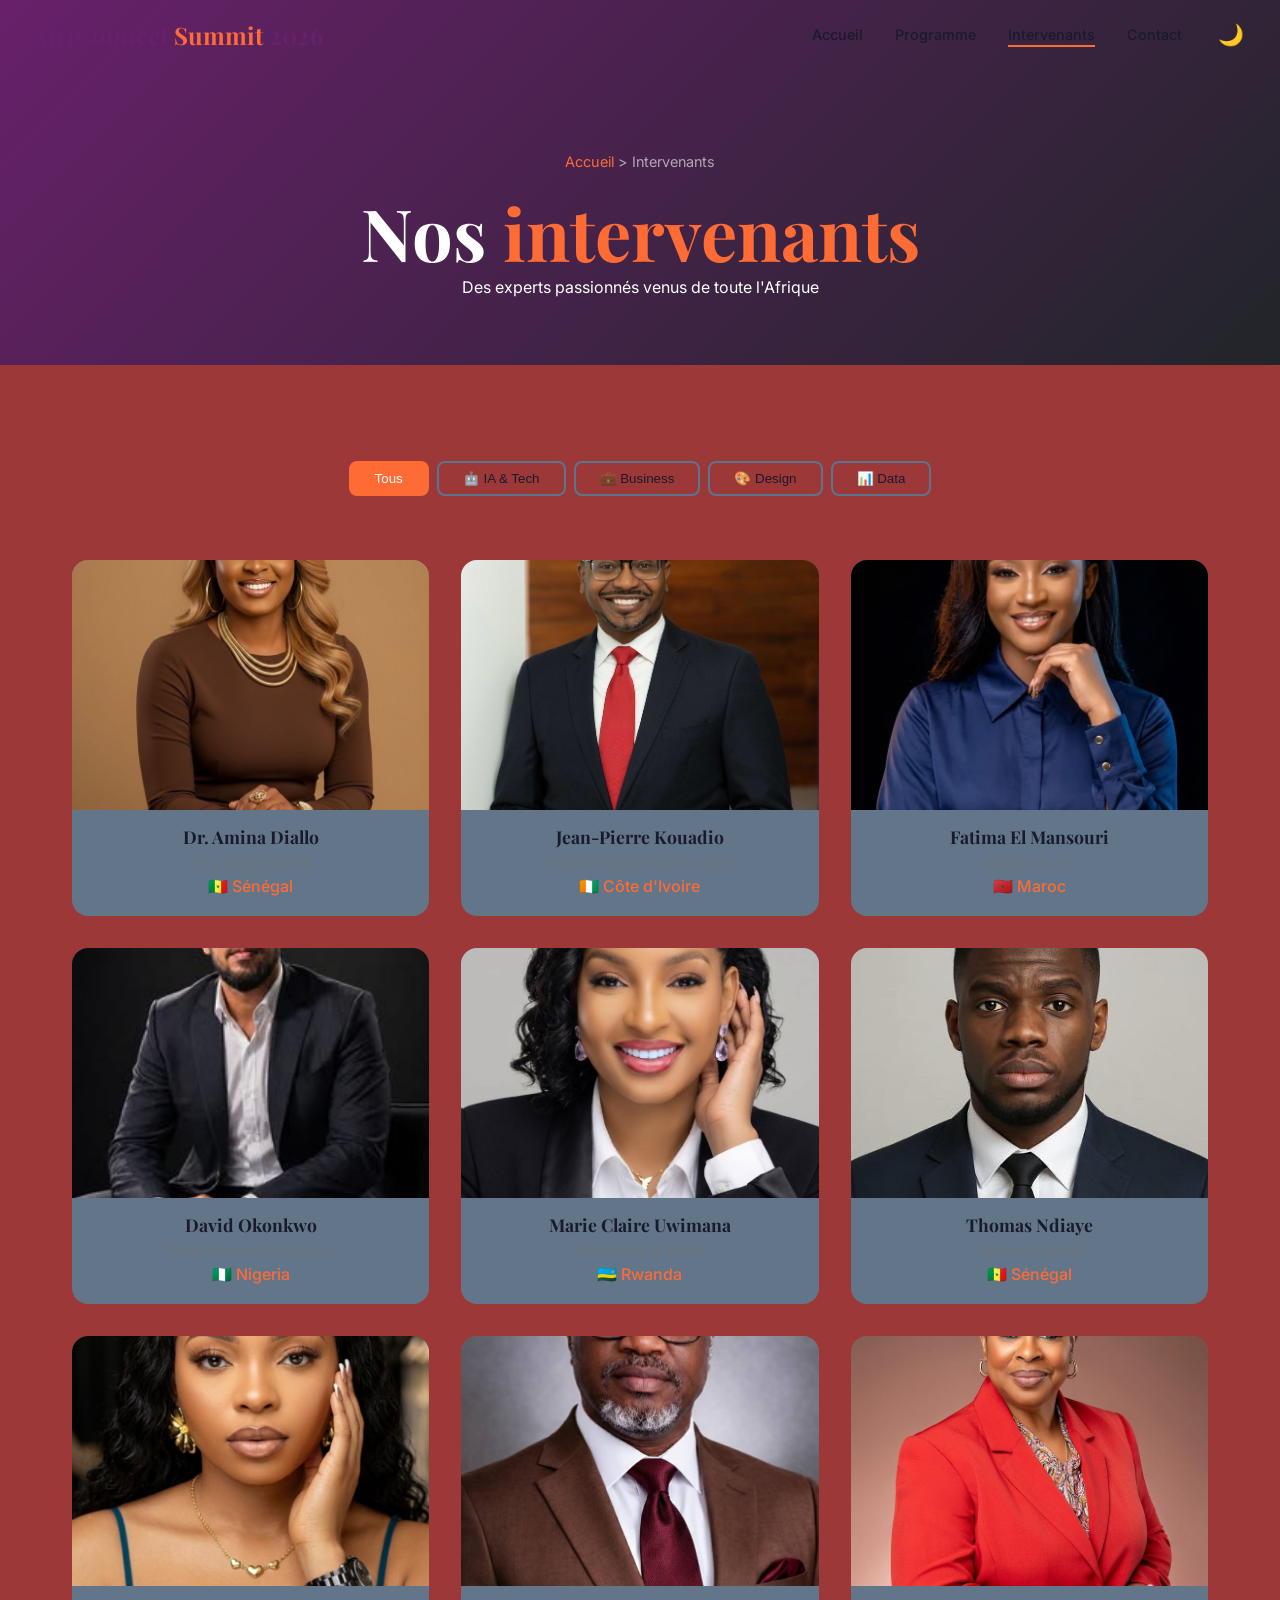
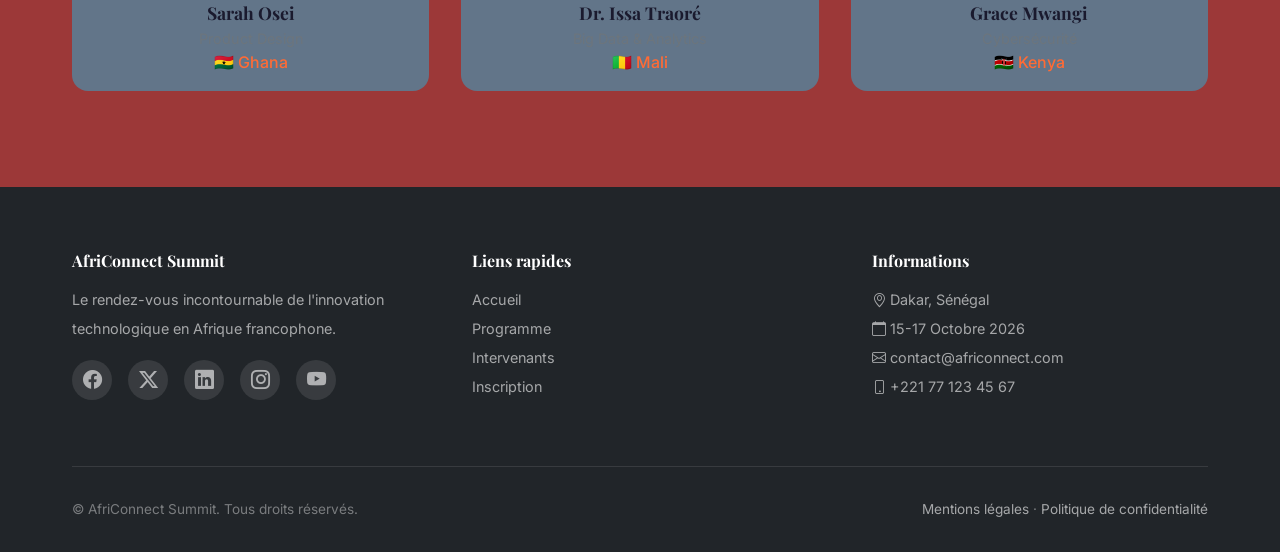
<file: intervenants.html>
<!DOCTYPE html>
<html lang="fr">
<head>
    <meta charset="UTF-8">
    <meta name="viewport" content="width=device-width, initial-scale=1.0">
    <title>AfriConnect Summit 2026 - Intervenants</title>
    <link rel="preconnect" href="https://fonts.googleapis.com">
    <link rel="preconnect" href="https://fonts.gstatic.com" crossorigin>
    <link href="https://fonts.googleapis.com/css2?family=Playfair+Display:ital,wght@0,400;0,700;0,900;1,700&family=Inter:wght@300;400;500;600;700&display=swap" rel="stylesheet">
    <link rel="stylesheet" href="https://cdn.jsdelivr.net/npm/bootstrap-icons@1.11.3/font/bootstrap-icons.min.css">
    <link rel="stylesheet" href="css/style.css">
</head>
<body>

    <!-- NAVBAR -->
     
    <header>
        <nav class="navbar" role="navigation" aria-label="Navigation principale">
            <a href="index.html" class="navbar-brand">
                AfriConnect <span>Summit</span> 2026
            </a>
            <ul class="navbar-links" role="menubar">
                <li role="none"><a href="index.html" role="menuitem">Accueil</a></li>
                <li role="none"><a href="programme.html" role="menuitem">Programme</a></li>
                <li role="none"><a href="intervenants.html" class="active" role="menuitem">Intervenants</a></li>
                <li role="none"><a href="contact.html" role="menuitem">Contact</a></li>
                <li role="none">
                    <button class="theme-toggle" id="themeToggle" aria-label="Basculer le thème clair/sombre">
                        🌙
                    </button>
                </li>
            </ul>
            <button class="hamburger" id="hamburger" aria-label="Ouvrir le menu mobile" aria-expanded="false">
                <span></span>
                <span></span>
                <span></span>
            </button>
        </nav>
    </header>

    <main>

        <!-- HERO INTERNE -->
        <section class="page-hero" aria-label="Bannière des intervenants">
            <div class="container">
                <p class="breadcrumb">
                    <a href="index.html">Accueil</a> &gt; Intervenants
                </p>
                <h1>Nos <span>intervenants</span></h1>
                <p>Des experts passionnés venus de toute l'Afrique</p>
            </div>
        </section>

        <!-- FILTRES & INTERVENANTS - AVEC 9 IMAGES -->
        <section aria-label="Liste des intervenants avec filtres">
            <div class="container">

                <div class="filters" role="tablist">
                    <button class="filter-btn active" data-filter="all" role="tab" aria-selected="true">Tous</button>
                    <button class="filter-btn" data-filter="ia" role="tab" aria-selected="false">🤖 IA & Tech</button>
                    <button class="filter-btn" data-filter="business" role="tab" aria-selected="false">💼 Business</button>
                    <button class="filter-btn" data-filter="design" role="tab" aria-selected="false">🎨 Design</button>
                    <button class="filter-btn" data-filter="data" role="tab" aria-selected="false">📊 Data</button>
                </div>

                <div class="speakers-grid-large" id="speakersGrid">
                    
                    <article class="speaker-card zoom-in" data-category="ia">
                        <img src="images/Photo studio.jpg" alt="Dr. Amina Diallo, experte en intelligence artificielle">
                        <div class="info">
                            <h3>Dr. Amina Diallo</h3>
                            <p>IA & Data Science</p>
                            <span class="country">🇸🇳 Sénégal</span>
                        </div>
                    </article>

                    <article class="speaker-card zoom-in" data-category="business">
                        <img src="images/n.jpg" alt="Jean-Pierre Kouadio, entrepreneur tech">
                        <div class="info">
                            <h3>Jean-Pierre Kouadio</h3>
                            <p>Entrepreneuriat & Innovation</p>
                            <span class="country">🇨🇮 Côte d'Ivoire</span>
                        </div>
                    </article>

                    <article class="speaker-card zoom-in" data-category="design">
                        <img src="images/me.jpg" alt="Fatima El Mansouri, experte en design">
                        <div class="info">
                            <h3>Fatima El Mansouri</h3>
                            <p>Design & UX</p>
                            <span class="country">🇲🇦 Maroc</span>
                        </div>
                    </article>

                    <article class="speaker-card zoom-in" data-category="data">
                        <img src="images/Glasgow Cosmic vision revealed ahead of European___.jpg" alt="David Okonkwo, data scientist">
                        <div class="info">
                            <h3>David Okonkwo</h3>
                            <p>Data Science & Analytics</p>
                            <span class="country">🇳🇬 Nigeria</span>
                        </div>
                    </article>

                    <article class="speaker-card zoom-in" data-category="ia">
                        <img src="images/l.jpg" alt="Marie Claire Uwimana, spécialiste blockchain">
                        <div class="info">
                            <h3>Marie Claire Uwimana</h3>
                            <p>Blockchain & Web3</p>
                            <span class="country">🇷🇼 Rwanda</span>
                        </div>
                    </article>

                    <article class="speaker-card zoom-in" data-category="business">
                        <img src="images/update.jpg" alt="Thomas Ndiaye, investisseur">
                        <div class="info">
                            <h3>Thomas Ndiaye</h3>
                            <p>Venture Capital</p>
                            <span class="country">🇸🇳 Sénégal</span>
                        </div>
                    </article>

                    <article class="speaker-card zoom-in" data-category="design">
                        <img src="images/Hello Saturday .jpg" alt="Sarah Osei, designer produit">
                        <div class="info">
                            <h3>Sarah Osei</h3>
                            <p>Product Design</p>
                            <span class="country">🇬🇭 Ghana</span>
                        </div>
                    </article>

                    <article class="speaker-card zoom-in" data-category="data">
                        <img src="images/ent (2).jpg" alt="Dr. Issa Traoré, big data expert">
                        <div class="info">
                            <h3>Dr. Issa Traoré</h3>
                            <p>Big Data & Analytics</p>
                            <span class="country">🇲🇱 Mali</span>
                        </div>
                    </article>

                    <article class="speaker-card zoom-in" data-category="ia">
                        <img src="images/mm.jpg" alt="Grace Mwangi, experte cybersécurité">
                        <div class="info">
                            <h3>Grace Mwangi</h3>
                            <p>Cybersécurité</p>
                            <span class="country">🇰🇪 Kenya</span>
                        </div>
                    </article>

                </div>

            </div>
        </section>

    </main>

    <!-- FOOTER -->
    <footer>
        <div class="container">
            <div class="footer-grid">
                <div class="footer-col">
                    <h4>AfriConnect Summit</h4>
                    <p>Le rendez-vous incontournable de l'innovation technologique en Afrique francophone.</p>
                    <div class="footer-social">
                        <a href="#" aria-label="Facebook"><i class="bi bi-facebook"></i></a>
                        <a href="#" aria-label="Twitter"><i class="bi bi-twitter-x"></i></a>
                        <a href="#" aria-label="LinkedIn"><i class="bi bi-linkedin"></i></a>
                        <a href="#" aria-label="Instagram"><i class="bi bi-instagram"></i></a>
                        <a href="#" aria-label="YouTube"><i class="bi bi-youtube"></i></a>
                    </div>
                </div>
                <div class="footer-col">
                    <h4>Liens rapides</h4>
                    <ul>
                        <li><a href="index.html">Accueil</a></li>
                        <li><a href="programme.html">Programme</a></li>
                        <li><a href="intervenants.html">Intervenants</a></li>
                        <li><a href="contact.html">Inscription</a></li>
                    </ul>
                </div>
                <div class="footer-col">
                    <h4>Informations</h4>
                    <ul>
                        <li><i class="bi bi-geo-alt"></i> Dakar, Sénégal</li>
                        <li><i class="bi bi-calendar"></i> 15-17 Octobre 2026</li>
                        <li><i class="bi bi-envelope"></i> contact@africonnect.com</li>
                        <li><i class="bi bi-phone"></i> +221 77 123 45 67</li>
                    </ul>
                </div>
            </div>
            <div class="footer-bottom">
                <p>&copy; <span id="year"></span> AfriConnect Summit. Tous droits réservés.</p>
                <p><a href="#">Mentions légales</a> · <a href="#">Politique de confidentialité</a></p>
            </div>
        </div>
    </footer>

    <button class="back-to-top" id="backToTop" aria-label="Retour en haut de page">
        <i class="bi bi-chevron-up"></i>
    </button>

    <script src="js/main.js"></script>
</body>
</html>
</file>
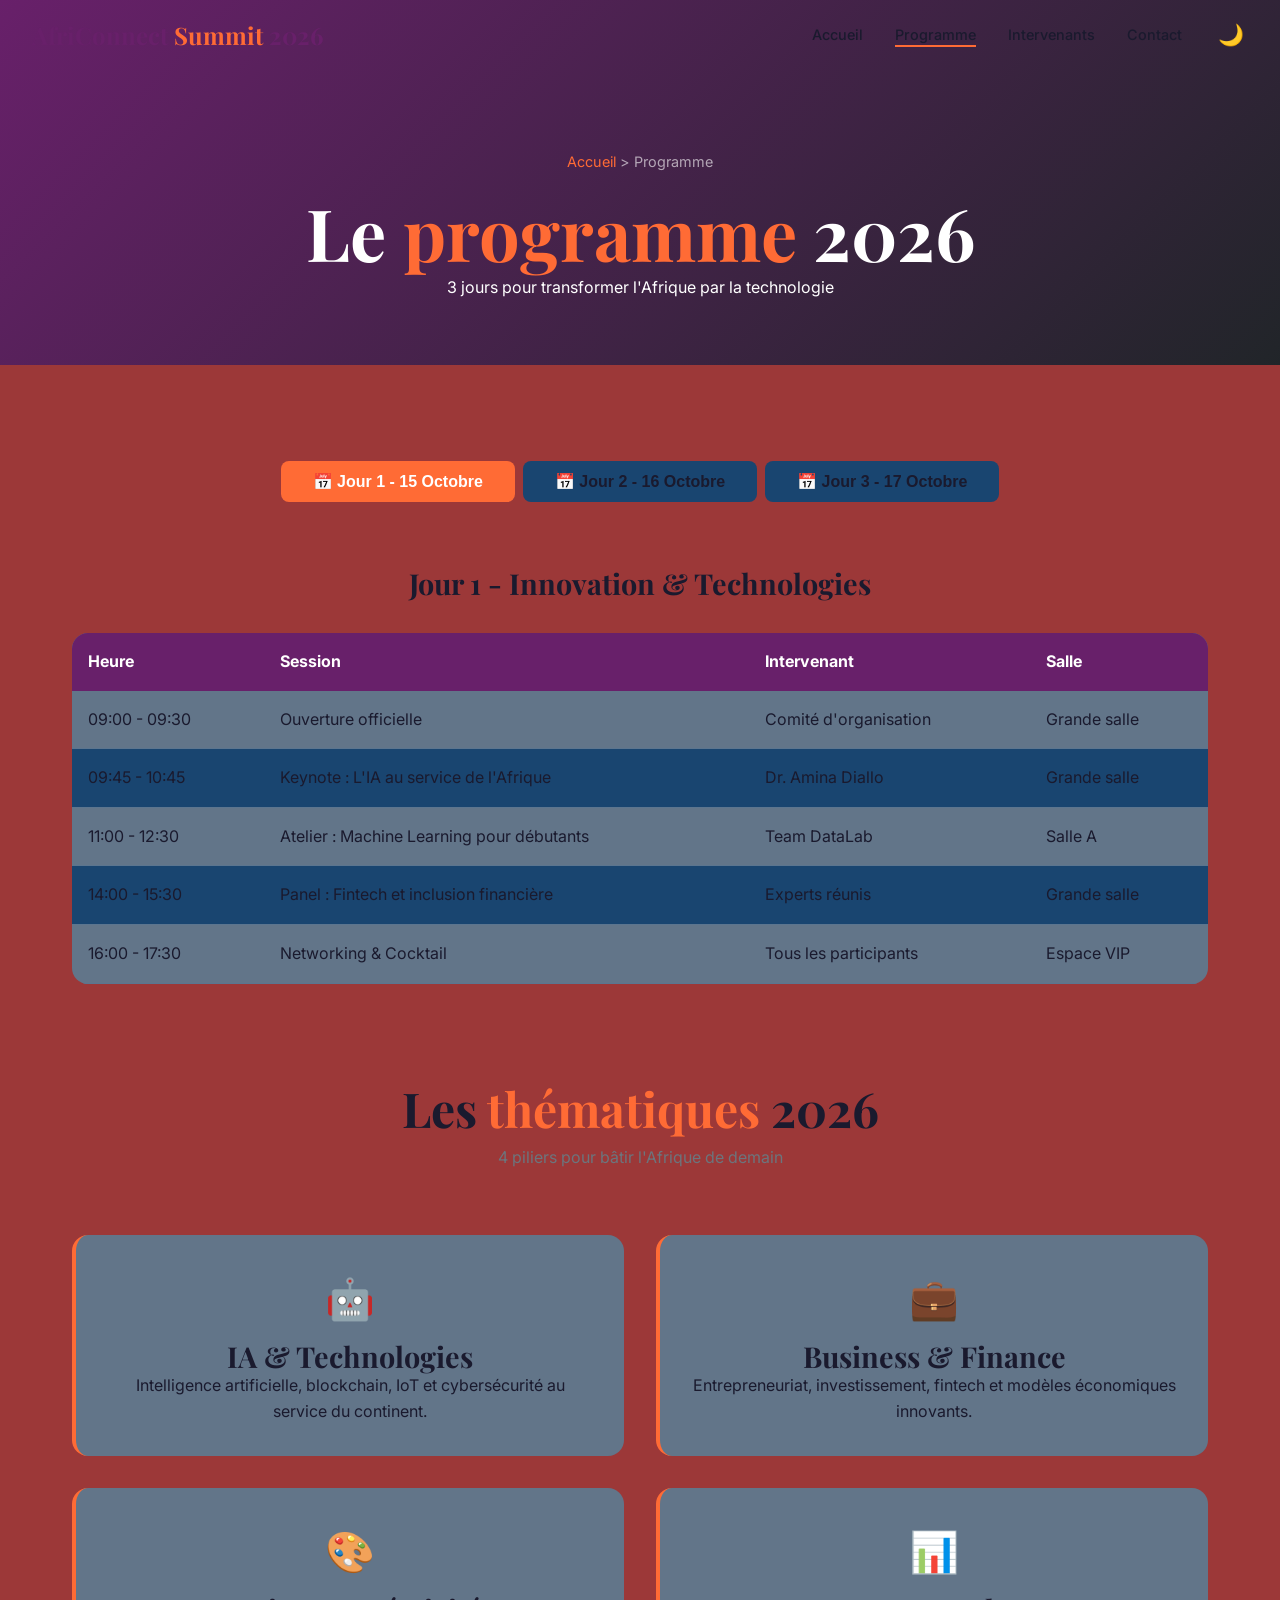
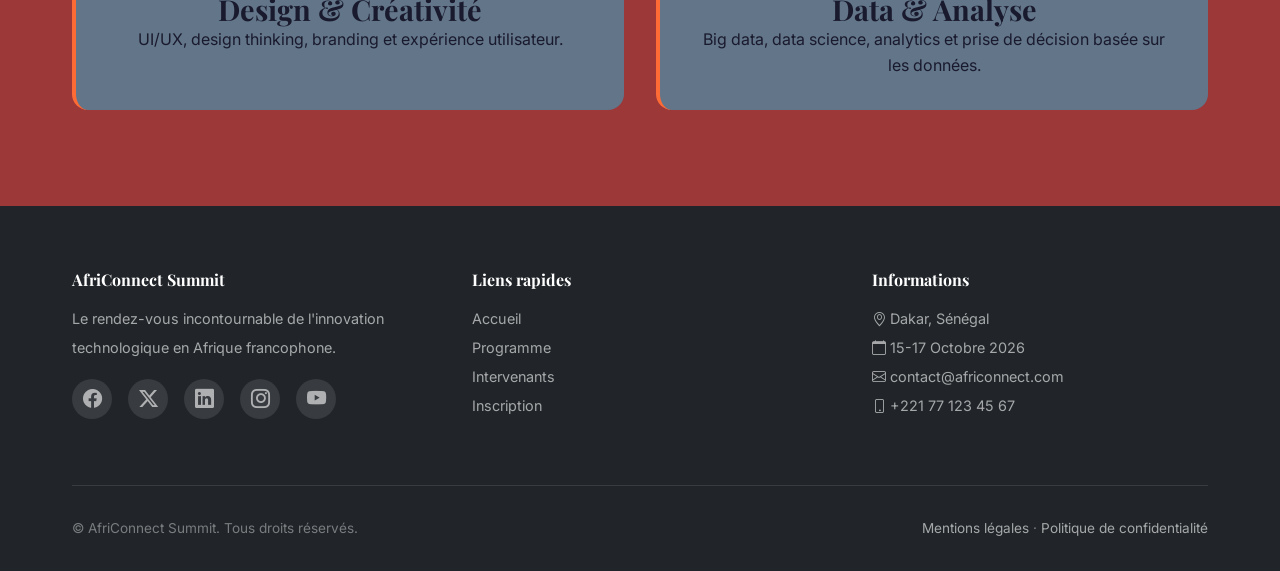
<file: programme.html>
<!DOCTYPE html>
<html lang="fr">
<head>
    <meta charset="UTF-8">
    <meta name="viewport" content="width=device-width, initial-scale=1.0">
    <title>AfriConnect Summit 2026 - Programme</title>
    <link rel="preconnect" href="https://fonts.googleapis.com">
    <link rel="preconnect" href="https://fonts.gstatic.com" crossorigin>
    <link href="https://fonts.googleapis.com/css2?family=Playfair+Display:ital,wght@0,400;0,700;0,900;1,700&family=Inter:wght@300;400;500;600;700&display=swap" rel="stylesheet">
    <link rel="stylesheet" href="https://cdn.jsdelivr.net/npm/bootstrap-icons@1.11.3/font/bootstrap-icons.min.css">
    <link rel="stylesheet" href="css/style.css">
</head>
<body>

    <!-- NAVBAR -->
    <header>
        <nav class="navbar" role="navigation" aria-label="Navigation principale">
            <a href="index.html" class="navbar-brand">
                AfriConnect <span>Summit</span> 2026
            </a>
            <ul class="navbar-links" role="menubar">
                <li role="none"><a href="index.html" role="menuitem">Accueil</a></li>
                <li role="none"><a href="programme.html" class="active" role="menuitem">Programme</a></li>
                <li role="none"><a href="intervenants.html" role="menuitem">Intervenants</a></li>
                <li role="none"><a href="contact.html" role="menuitem">Contact</a></li>
                <li role="none">
                    <button class="theme-toggle" id="themeToggle" aria-label="Basculer le thème clair/sombre">
                        🌙
                    </button>
                </li>
            </ul>
            <button class="hamburger" id="hamburger" aria-label="Ouvrir le menu mobile" aria-expanded="false">
                <span></span>
                <span></span>
                <span></span>
            </button>
        </nav>
    </header>
    
    <main>
        <!-- HERO INTERNE -->

        <section class="page-hero" aria-label="Bannière du programme">
            <div class="container">
                <p class="breadcrumb">
                    <a href="index.html">Accueil</a> &gt; Programme
                </p>
                <h1>Le <span>programme</span> 2026</h1>
                <p>3 jours pour transformer l'Afrique par la technologie</p>
            </div>
        </section>

        <!-- ONGLETS -->
        <section aria-label="Programme par jour">
            <div class="container">

                <div class="tabs" role="tablist">
                    <button class="tab-btn active" data-day="day1" role="tab" aria-selected="true">
                        📅 Jour 1 - 15 Octobre
                    </button>
                    <button class="tab-btn" data-day="day2" role="tab" aria-selected="false">
                        📅 Jour 2 - 16 Octobre
                    </button>
                    <button class="tab-btn" data-day="day3" role="tab" aria-selected="false">
                        📅 Jour 3 - 17 Octobre
                    </button>
                </div>

                <!-- Jour 1 -->
                <div class="tab-content active" id="day1" role="tabpanel">
                    <h3 style="text-align:center; margin-bottom: var(--spacing-lg);">
                        Jour 1 - Innovation & Technologies
                    </h3>
                    <table class="schedule-table">
                        <thead>
                            <tr><th>Heure</th><th>Session</th><th>Intervenant</th><th>Salle</th></tr>
                        </thead>
                        <tbody>
                            <tr><td>09:00 - 09:30</td><td>Ouverture officielle</td><td>Comité d'organisation</td><td>Grande salle</td></tr>
                            <tr><td>09:45 - 10:45</td><td>Keynote : L'IA au service de l'Afrique</td><td>Dr. Amina Diallo</td><td>Grande salle</td></tr>
                            <tr><td>11:00 - 12:30</td><td>Atelier : Machine Learning pour débutants</td><td>Team DataLab</td><td>Salle A</td></tr>
                            <tr><td>14:00 - 15:30</td><td>Panel : Fintech et inclusion financière</td><td>Experts réunis</td><td>Grande salle</td></tr>
                            <tr><td>16:00 - 17:30</td><td>Networking & Cocktail</td><td>Tous les participants</td><td>Espace VIP</td></tr>
                        </tbody>
                    </table>
                </div>

                <!-- Jour 2 -->
                <div class="tab-content" id="day2" role="tabpanel">
                    <h3 style="text-align:center; margin-bottom: var(--spacing-lg);">
                        Jour 2 - Business & Entrepreneuriat
                    </h3>
                    <table class="schedule-table">
                        <thead>
                            <tr><th>Heure</th><th>Session</th><th>Intervenant</th><th>Salle</th></tr>
                        </thead>
                        <tbody>
                            <tr><td>09:00 - 10:00</td><td>Keynote : Entrepreneuriat en Afrique</td><td>Jean-Pierre Kouadio</td><td>Grande salle</td></tr>
                            <tr><td>10:15 - 11:45</td><td>Atelier : Levée de fonds</td><td>David Okonkwo</td><td>Salle B</td></tr>
                            <tr><td>12:00 - 13:30</td><td>Panel : Startups à succès</td><td>Fondateurs invités</td><td>Grande salle</td></tr>
                            <tr><td>14:30 - 16:00</td><td>Pitch Competition</td><td>Startups finalistes</td><td>Salle C</td></tr>
                            <tr><td>16:30 - 18:00</td><td>Réunion investisseurs</td><td>Sur invitation</td><td>Espace VIP</td></tr>
                        </tbody>
                    </table>
                </div>

                <!-- Jour 3 -->
                <div class="tab-content" id="day3" role="tabpanel">
                    <h3 style="text-align:center; margin-bottom: var(--spacing-lg);">
                        Jour 3 - Design & Impact Social
                    </h3>
                    <table class="schedule-table">
                        <thead>
                            <tr><th>Heure</th><th>Session</th><th>Intervenant</th><th>Salle</th></tr>
                        </thead>
                        <tbody>
                            <tr><td>09:00 - 10:00</td><td>Keynote : Design thinking social</td><td>Fatima El Mansouri</td><td>Grande salle</td></tr>
                            <tr><td>10:15 - 12:00</td><td>Atelier : UX pour l'Afrique</td><td>Studio Design</td><td>Salle A</td></tr>
                            <tr><td>13:00 - 14:30</td><td>Panel : Tech pour le développement</td><td>ONG & Acteurs</td><td>Grande salle</td></tr>
                            <tr><td>15:00 - 16:30</td><td>Hackathon : Solutions locales</td><td>Équipes participantes</td><td>Salle D</td></tr>
                            <tr><td>17:00 - 18:30</td><td>Clôture & Remise des prix</td><td>Comité d'organisation</td><td>Grande salle</td></tr>
                        </tbody>
                    </table>
                </div>

                <!-- THEMATIQUES -->
                <div style="margin-top: var(--spacing-xxl);">
                    <div class="section-title">
                        <h2>Les <span>thématiques</span> 2026</h2>
                        <p>4 piliers pour bâtir l'Afrique de demain</p>
                    </div>
                    <div class="themes-grid">
                        <div class="theme-card fade-in-left">
                            <div class="icon">🤖</div>
                            <h3>IA & Technologies</h3>
                            <p>Intelligence artificielle, blockchain, IoT et cybersécurité au service du continent.</p>
                        </div>
                        <div class="theme-card zoom-in">
                            <div class="icon">💼</div>
                            <h3>Business & Finance</h3>
                            <p>Entrepreneuriat, investissement, fintech et modèles économiques innovants.</p>
                        </div>
                        <div class="theme-card fade-in-right">
                            <div class="icon">🎨</div>
                            <h3>Design & Créativité</h3>
                            <p>UI/UX, design thinking, branding et expérience utilisateur.</p>
                        </div>
                        <div class="theme-card zoom-in">
                            <div class="icon">📊</div>
                            <h3>Data & Analyse</h3>
                            <p>Big data, data science, analytics et prise de décision basée sur les données.</p>
                        </div>
                    </div>
                </div>

            </div>
        </section>

    </main>

    
    <footer>
        <div class="container">
            <div class="footer-grid">
                <div class="footer-col">
                    <h4>AfriConnect Summit</h4>
                    <p>Le rendez-vous incontournable de l'innovation technologique en Afrique francophone.</p>
                    <div class="footer-social">
                        <a href="#" aria-label="Facebook"><i class="bi bi-facebook"></i></a>
                        <a href="#" aria-label="Twitter"><i class="bi bi-twitter-x"></i></a>
                        <a href="#" aria-label="LinkedIn"><i class="bi bi-linkedin"></i></a>
                        <a href="#" aria-label="Instagram"><i class="bi bi-instagram"></i></a>
                        <a href="#" aria-label="YouTube"><i class="bi bi-youtube"></i></a>
                    </div>
                </div>
                <div class="footer-col">
                    <h4>Liens rapides</h4>
                    <ul>
                        <li><a href="index.html">Accueil</a></li>
                        <li><a href="programme.html">Programme</a></li>
                        <li><a href="intervenants.html">Intervenants</a></li>
                        <li><a href="contact.html">Inscription</a></li>
                    </ul>
                </div>
                <div class="footer-col">
                    <h4>Informations</h4>
                    <ul>
                        <li><i class="bi bi-geo-alt"></i> Dakar, Sénégal</li>
                        <li><i class="bi bi-calendar"></i> 15-17 Octobre 2026</li>
                        <li><i class="bi bi-envelope"></i> contact@africonnect.com</li>
                        <li><i class="bi bi-phone"></i> +221 77 123 45 67</li>
                    </ul>
                </div>
            </div>
            <div class="footer-bottom">
                <p>&copy; <span id="year"></span> AfriConnect Summit. Tous droits réservés.</p>
                <p><a href="#">Mentions légales</a> · <a href="#">Politique de confidentialité</a></p>
            </div>
        </div>
    </footer>

    <button class="back-to-top" id="backToTop" aria-label="Retour en haut de page">
        <i class="bi bi-chevron-up"></i>
    </button>

    <script src="js/main.js"></script>
</body>
</html>
</file>
<file: css/style.css>
/* ========================================
   VARIABLES CSS - Thème Light
   ======================================== */
:root {
    --color-primary: #68206a;
    --color-secondary: #FF6B35;
    --color-accent: #00B4D8;
    --color-background: #9c3838;
    --color-text: #1A1A2E;
    --color-gray-100: #627589;
    --color-gray-200: #194570;
    --color-gray-300: #5b758f;
    --color-gray-400: #2f4154;
    --color-gray-500: #2d3b49;
    --color-gray-600: #6C757D;
    --color-gray-700: #495057;
    --color-gray-800: #343A40;
    --color-gray-900: #212529;
    
    --font-heading: 'Playfair Display', serif;
    --font-body: 'Inter', sans-serif;
    
    --spacing-xs: 0.25rem;
    --spacing-sm: 0.5rem;
    --spacing-md: 1rem;
    --spacing-lg: 2rem;
    --spacing-xl: 4rem;
    --spacing-xxl: 6rem;
    
    --radius-sm: 4px;
    --radius-md: 8px;
    --radius-lg: 16px;
    --radius-xl: 24px;
    
    --shadow-sm: 0 2px 4px rgba(0,0,0,0.05);
    --shadow-md: 0 4px 6px rgba(0,0,0,0.07);
    --shadow-lg: 0 10px 30px rgba(0,0,0,0.1);
    --shadow-xl: 0 20px 60px rgba(0,0,0,0.15);
    
    --transition-fast: 0.2s ease;
    --transition-medium: 0.4s ease;
    --transition-slow: 0.6s ease;
    
    --navbar-height: 70px;
    --max-width: 1200px;
}

/* ========================================
   VARIABLES CSS - Thème Dark
   ======================================== */
[data-theme="dark"] {
    --color-primary: #6C4FC7;
    --color-secondary: #FF8C5A;
    --color-background: #0D0D1A;
    --color-text: #E8E8F0;
    --color-gray-100: #1A1A2E;
    --color-gray-200: #2D2D44;
    --color-gray-300: #404060;
    --color-gray-400: #5A5A7A;
    --color-gray-500: #7A7A9A;
    --color-gray-600: #9A9ABA;
    --color-gray-700: #BABADA;
    --color-gray-800: #DADAEA;
    --color-gray-900: #F0F0F8;
    --shadow-sm: 0 2px 4px rgba(0,0,0,0.3);
    --shadow-md: 0 4px 6px rgba(0,0,0,0.4);
    --shadow-lg: 0 10px 30px rgba(0,0,0,0.5);
    --shadow-xl: 0 20px 60px rgba(0,0,0,0.6);
}

/* ========================================
   RESET & BASE
   ======================================== */
* {
    margin: 0;
    padding: 0;
    box-sizing: border-box;
}

html {
    scroll-behavior: smooth;
}

body {
    font-family: var(--font-body);
    background-color: var(--color-background);
    color: var(--color-text);
    line-height: 1.6;
    transition: background-color var(--transition-medium), color var(--transition-medium);
}

a {
    text-decoration: none;
    color: inherit;
}

img {
    max-width: 100%;
    height: auto;
    display: block;
}

ul {
    list-style: none;
}

.container {
    max-width: var(--max-width);
    margin: 0 auto;
    padding: 0 var(--spacing-lg);
}

/* ========================================
   TYPOGRAPHIE
   ======================================== */
h1, h2, h3, h4, h5, h6 {
    font-family: var(--font-heading);
    line-height: 1.2;
}

h1 { font-size: clamp(2.5rem, 8vw, 4.5rem); }
h2 { font-size: clamp(2rem, 5vw, 3rem); }
h3 { font-size: clamp(1.3rem, 3vw, 1.8rem); }

/* ========================================
   NAVBAR
   ======================================== */
.navbar {
    position: fixed;
    top: 0;
    left: 0;
    right: 0;
    z-index: 1000;
    height: var(--navbar-height);
    padding: 0 var(--spacing-lg);
    background: transparent;
    transition: background var(--transition-medium), box-shadow var(--transition-medium);
    display: flex;
    align-items: center;
    justify-content: space-between;
}

.navbar.scrolled {
    background: var(--color-background);
    box-shadow: var(--shadow-md);
}

[data-theme="dark"] .navbar.scrolled {
    background: rgba(13, 13, 26, 0.95);
    backdrop-filter: blur(10px);
}

.navbar-brand {
    font-family: var(--font-heading);
    font-size: 1.5rem;
    font-weight: 700;
    color: var(--color-primary);
}

.navbar-brand span {
    color: var(--color-secondary);
}

.navbar-links {
    display: flex;
    align-items: center;
    gap: var(--spacing-lg);
}

.navbar-links a {
    font-size: 0.9rem;
    font-weight: 500;
    transition: color var(--transition-fast);
    position: relative;
}

.navbar-links a::after {
    content: '';
    position: absolute;
    bottom: -4px;
    left: 0;
    width: 0;
    height: 2px;
    background: var(--color-secondary);
    transition: width var(--transition-fast);
}

.navbar-links a:hover::after,
.navbar-links a.active::after {
    width: 100%;
}

.navbar-links a:hover {
    color: var(--color-secondary);
}

.theme-toggle {
    background: none;
    border: none;
    cursor: pointer;
    font-size: 1.3rem;
    color: var(--color-text);
    transition: transform var(--transition-fast);
    padding: var(--spacing-xs);
}

.theme-toggle:hover {
    transform: rotate(30deg);
}

.hamburger {
    display: none;
    flex-direction: column;
    gap: 5px;
    cursor: pointer;
    background: none;
    border: none;
    padding: var(--spacing-xs);
}

.hamburger span {
    display: block;
    width: 25px;
    height: 3px;
    background: var(--color-text);
    border-radius: 2px;
    transition: all var(--transition-fast);
}

.hamburger.active span:nth-child(1) {
    transform: rotate(45deg) translate(5px, 6px);
}

.hamburger.active span:nth-child(2) {
    opacity: 0;
}

.hamburger.active span:nth-child(3) {
    transform: rotate(-45deg) translate(5px, -6px);
}

/* ========================================
   HERO
   ======================================== */
.hero {
    min-height: 100vh;
    display: flex;
    align-items: center;
    justify-content: center;
    text-align: center;
    padding: calc(var(--navbar-height) + var(--spacing-xl)) var(--spacing-lg) var(--spacing-xl);
    background: linear-gradient(135deg, var(--color-primary), var(--color-gray-900));
    position: relative;
    overflow: hidden;
}

[data-theme="dark"] .hero {
    background: linear-gradient(135deg, #1A1A2E, #0D0D1A);
}

.hero-content {
    position: relative;
    z-index: 1;
    max-width: 800px;
}

.hero h1 {
    color: #FFFFFF;
    margin-bottom: var(--spacing-md);
    animation: fadeInUp 1s ease;
}

.hero h1 span {
    color: var(--color-secondary);
}

.hero p {
    color: rgba(255,255,255,0.8);
    font-size: 1.2rem;
    margin-bottom: var(--spacing-lg);
    animation: fadeInUp 1s ease 0.2s both;
}

.hero-buttons {
    display: flex;
    gap: var(--spacing-md);
    justify-content: center;
    flex-wrap: wrap;
    animation: fadeInUp 1s ease 0.4s both;
}

.btn {
    display: inline-block;
    padding: 0.8rem 2rem;
    border-radius: var(--radius-md);
    font-weight: 600;
    transition: all var(--transition-fast);
    border: none;
    cursor: pointer;
    font-size: 1rem;
}

.btn-primary {
    background: var(--color-secondary);
    color: #FFFFFF;
}

.btn-primary:hover {
    transform: translateY(-2px);
    box-shadow: var(--shadow-lg);
}

.btn-outline {
    background: transparent;
    color: #FFFFFF;
    border: 2px solid rgba(255,255,255,0.3);
}

.btn-outline:hover {
    background: rgba(255,255,255,0.1);
    border-color: #FFFFFF;
}

.countdown {
    display: flex;
    gap: var(--spacing-lg);
    justify-content: center;
    margin-top: var(--spacing-xl);
    animation: fadeInUp 1s ease 0.6s both;
}

.countdown-item {
    text-align: center;
    background: rgba(255,255,255,0.1);
    backdrop-filter: blur(10px);
    padding: var(--spacing-md) var(--spacing-lg);
    border-radius: var(--radius-md);
    min-width: 80px;
}

.countdown-item .number {
    font-size: 2.5rem;
    font-weight: 700;
    color: #FFFFFF;
    font-family: var(--font-heading);
}

.countdown-item .label {
    font-size: 0.8rem;
    color: rgba(255,255,255,0.6);
    text-transform: uppercase;
    letter-spacing: 1px;
}

/* ========================================
   FOOTER
   ======================================== */
footer {
    background: var(--color-gray-900);
    color: #FFFFFF;
    padding: var(--spacing-xl) 0 var(--spacing-lg);
}

footer a {
    color: rgba(255,255,255,0.6);
    transition: color var(--transition-fast);
}

footer a:hover {
    color: var(--color-secondary);
}

.footer-grid {
    display: flex;
    flex-wrap: wrap;
    gap: var(--spacing-xl);
    justify-content: space-between;
}

.footer-col {
    flex: 1 1 200px;
}

.footer-col h4 {
    font-family: var(--font-heading);
    margin-bottom: var(--spacing-md);
    color: #FFFFFF;
}

.footer-col p,
.footer-col li {
    color: rgba(255,255,255,0.6);
    font-size: 0.9rem;
    line-height: 2;
}

.footer-social {
    display: flex;
    gap: var(--spacing-md);
    margin-top: var(--spacing-md);
}

.footer-social a {
    display: inline-flex;
    align-items: center;
    justify-content: center;
    width: 40px;
    height: 40px;
    border-radius: 50%;
    background: rgba(255,255,255,0.1);
    transition: all var(--transition-fast);
    font-size: 1.2rem;
}

.footer-social a:hover {
    background: var(--color-secondary);
    transform: translateY(-3px);
}

.footer-bottom {
    border-top: 1px solid rgba(255,255,255,0.1);
    padding-top: var(--spacing-lg);
    margin-top: var(--spacing-xl);
    display: flex;
    justify-content: space-between;
    align-items: center;
    flex-wrap: wrap;
    gap: var(--spacing-md);
}

.footer-bottom p {
    color: rgba(255,255,255,0.4);
    font-size: 0.85rem;
}

.back-to-top {
    position: fixed;
    bottom: 30px;
    right: 30px;
    background: var(--color-secondary);
    color: #FFFFFF;
    border: none;
    border-radius: 50%;
    width: 50px;
    height: 50px;
    font-size: 1.5rem;
    cursor: pointer;
    opacity: 0;
    visibility: hidden;
    transition: all var(--transition-medium);
    box-shadow: var(--shadow-lg);
    z-index: 999;
}

.back-to-top.visible {
    opacity: 1;
    visibility: visible;
}

.back-to-top:hover {
    transform: translateY(-3px);
    box-shadow: var(--shadow-xl);
}

/* ========================================
   ANIMATIONS KEYFRAMES
   ======================================== */
@keyframes fadeInUp {
    from {
        opacity: 0;
        transform: translateY(30px);
    }
    to {
        opacity: 1;
        transform: translateY(0);
    }
}

/* ========================================
   SECTIONS GÉNÉRIQUES
   ======================================== */
section {
    padding: var(--spacing-xxl) 0;
}

.section-title {
    text-align: center;
    margin-bottom: var(--spacing-xl);
}

.section-title h2 {
    color: var(--color-text);
}

.section-title h2 span {
    color: var(--color-secondary);
}

.section-title p {
    color: var(--color-gray-600);
    max-width: 600px;
    margin: var(--spacing-sm) auto 0;
}

/* ========================================
   ANIMATIONS - Intersection Observer
   ======================================== */
.fade-in {
    opacity: 0;
    transform: translateY(30px);
    transition: opacity 0.6s ease, transform 0.6s ease;
}

.fade-in.visible {
    opacity: 1;
    transform: translateY(0);
}

.fade-in-left {
    opacity: 0;
    transform: translateX(-50px);
    transition: opacity 0.6s ease, transform 0.6s ease;
}

.fade-in-left.visible {
    opacity: 1;
    transform: translateX(0);
}

.fade-in-right {
    opacity: 0;
    transform: translateX(50px);
    transition: opacity 0.6s ease, transform 0.6s ease;
}

.fade-in-right.visible {
    opacity: 1;
    transform: translateX(0);
}

.zoom-in {
    opacity: 0;
    transform: scale(0.8);
    transition: opacity 0.6s ease, transform 0.6s ease;
}

.zoom-in.visible {
    opacity: 1;
    transform: scale(1);
}

/* ========================================
   STATS
   ======================================== */
.stats-grid {
    display: grid;
    grid-template-columns: repeat(4, 1fr);
    gap: var(--spacing-lg);
}

.stat-item {
    text-align: center;
    padding: var(--spacing-lg);
    background: var(--color-gray-100);
    border-radius: var(--radius-lg);
    transition: all var(--transition-fast);
}

.stat-item:hover {
    transform: translateY(-5px);
    box-shadow: var(--shadow-lg);
}

.stat-item .number {
    font-size: 3rem;
    font-weight: 700;
    color: var(--color-secondary);
    font-family: var(--font-heading);
}

.stat-item .label {
    color: var(--color-gray-600);
    margin-top: var(--spacing-xs);
}

/* ========================================
   RAISONS
   ======================================== */
.reasons-grid {
    display: flex;
    gap: var(--spacing-lg);
    flex-wrap: wrap;
    justify-content: center;
}

.reason-item {
    flex: 1 1 250px;
    max-width: 350px;
    text-align: center;
    padding: var(--spacing-lg);
    border-radius: var(--radius-lg);
    transition: all var(--transition-fast);
    background: var(--color-gray-100);
}

.reason-item:hover {
    transform: translateY(-5px);
    box-shadow: var(--shadow-lg);
}

.reason-item .icon {
    font-size: 3rem;
    color: var(--color-secondary);
    margin-bottom: var(--spacing-md);
}

.reason-item h3 {
    color: var(--color-text);
    margin-bottom: var(--spacing-sm);
}

.reason-item p {
    color: var(--color-gray-600);
}

/* ========================================
   INTERVENANTS
   ======================================== */
.speakers-grid {
    display: grid;
    grid-template-columns: repeat(4, 1fr);
    gap: var(--spacing-lg);
}

.speaker-card {
    background: var(--color-gray-100);
    border-radius: var(--radius-lg);
    overflow: hidden;
    transition: all var(--transition-fast);
    text-align: center;
}

.speaker-card:hover {
    transform: translateY(-8px) scale(1.02);
    box-shadow var(--shadow-xl);
}

.speaker-card img {
    width: 100%;
    height: 250px;
    object-fit: cover;
}

.speaker-card .info {
    padding: var(--spacing-md);
}
.speaker-card .info h3 {
    font-size: 1.1rem;
    margin-bottom: var(--spacing-xs);
}

.speaker-card .info p {
    color: var(--color-gray-600);
    font-size: 0.9rem;
}

.speaker-card .info .country {
    color: var(--color-secondary);
    font-weight: 500;
}

.view-all {
    text-align: center;
    margin-top: var(--spacing-lg);
}

/* ========================================
   SPONSORS
   ======================================== */
.sponsors {
    display: flex;
    flex-wrap: wrap;
    gap: var(--spacing-lg);
    justify-content: center;
    align-items: center;
}

.sponsor {
    padding: var(--spacing-lg);
    background: var(--color-gray-100);
    border-radius: var(--radius-md);
    transition: all var(--transition-fast);
    text-align: center;
}

.sponsor:hover {
    transform: translateY(-3px);
    box-shadow: var(--shadow-md);
}

.sponsor.gold {
    font-size: 1.8rem;
    padding: var(--spacing-xl);
    flex: 0 0 280px;
    border: 2px solid #FFD700;
}

.sponsor.silver {
    font-size: 1.4rem;
    padding: var(--spacing-lg);
    flex: 0 0 220px;
    border: 2px solid #C0C0C0;
}

.sponsor.bronze {
    font-size: 1rem;
    padding: var(--spacing-md);
    flex: 0 0 180px;
    border: 2px solid #CD7F32;
}

.sponsor .level {
    display: block;
    font-size: 0.8rem;
    text-transform: uppercase;
    letter-spacing: 2px;
    color: var(--color-gray-600);
    margin-top: var(--spacing-xs);
}

/* ========================================
   PAGE HERO INTERNE
   ======================================== */
.page-hero {
    padding: calc(var(--navbar-height) + var(--spacing-xl)) 0 var(--spacing-xl);
    background: linear-gradient(135deg, var(--color-primary), var(--color-gray-900));
    color: #FFFFFF;
    text-align: center;
}

[data-theme="dark"] .page-hero {
    background: linear-gradient(135deg, #1A1A2E, #0D0D1A);
}

.page-hero h1 {
    color: #FFFFFF;
}

.page-hero h1 span {
    color: var(--color-secondary);
}

.breadcrumb {
    padding: var(--spacing-md) 0;
    color: rgba(255,255,255,0.6);
    font-size: 0.9rem;
}

.breadcrumb a {
    color: var(--color-secondary);
    transition: color var(--transition-fast);
}

.breadcrumb a:hover {
    text-decoration: underline;
}

/* ========================================
   PROGRAMME - ONGLETS
   ======================================== */
.tabs {
    display: flex;
    gap: var(--spacing-sm);
    justify-content: center;
    margin-bottom: var(--spacing-xl);
    flex-wrap: wrap;
}

.tab-btn {
    padding: 0.7rem 2rem;
    border: none;
    border-radius: var(--radius-md);
    background: var(--color-gray-200);
    color: var(--color-text);
    cursor: pointer;
    font-weight: 600;
    transition: all var(--transition-fast);
    font-size: 1rem;
}

.tab-btn:hover {
    background: var(--color-gray-300);
}

.tab-btn.active {
    background: var(--color-secondary);
    color: #FFFFFF;
}

.tab-content {
    display: none;
    animation: fadeInUp 0.4s ease;
}

.tab-content.active {
    display: block;
}

.schedule-table {
    width: 100%;
    border-collapse: collapse;
    background: var(--color-gray-100);
    border-radius: var(--radius-lg);
    overflow: hidden;
}

.schedule-table th {
    background: var(--color-primary);
    color: #FFFFFF;
    padding: var(--spacing-md);
    text-align: left;
}

.schedule-table td {
    padding: var(--spacing-md);
    border-bottom: 1px solid var(--color-gray-300);
}

.schedule-table tr:nth-child(even) {
    background: var(--color-gray-200);
}

.schedule-table tr:hover {
    background: var(--color-gray-300);
}

.themes-grid {
    display: grid;
    grid-template-columns: repeat(2, 1fr);
    gap: var(--spacing-lg);
    margin-top: var(--spacing-xl);
}

.theme-card {
    padding: var(--spacing-lg);
    background: var(--color-gray-100);
    border-radius: var(--radius-lg);
    text-align: center;
    transition: all var(--transition-fast);
    border-left: 4px solid var(--color-secondary);
}

.theme-card:hover {
    transform: translateY(-3px);
    box-shadow: var(--shadow-md);
}

.theme-card .icon {
    font-size: 2.5rem;
    color: var(--color-secondary);
    margin-bottom: var(--spacing-sm);
}

/* ========================================
   INTERVENANTS - FILTRES
   ======================================== */
.filters {
    display: flex;
    gap: var(--spacing-sm);
    justify-content: center;
    flex-wrap: wrap;
    margin-bottom: var(--spacing-xl);
}

.filter-btn {
    padding: 0.5rem 1.5rem;
    border: 2px solid var(--color-gray-300);
    border-radius: var(--radius-md);
    background: transparent;
    color: var(--color-text);
    cursor: pointer;
    font-weight: 500;
    transition: all var(--transition-fast);
}

.filter-btn:hover {
    border-color: var(--color-secondary);
    color: var(--color-secondary);
}

.filter-btn.active {
    background: var(--color-secondary);
    color: #FFFFFF;
    border-color: var(--color-secondary);
}

.speakers-grid-large {
    display: grid;
    grid-template-columns: repeat(3, 1fr);
    gap: var(--spacing-lg);
}

/* ========================================
   CONTACT - FORMULAIRE
   ======================================== */
.contact-grid {
    display: flex;
    gap: var(--spacing-xl);
    flex-wrap: wrap;
}

.contact-form {
    flex: 2;
    min-width: 300px;
}

.contact-info {
    flex: 1;
    min-width: 250px;
    padding: var(--spacing-lg);
    background: var(--color-gray-100);
    border-radius: var(--radius-lg);
}

.form-group {
    margin-bottom: var(--spacing-md);
}

.form-group label {
    display: block;
    font-weight: 500;
    margin-bottom: var(--spacing-xs);
    color: var(--color-text);
}

.form-group input,
.form-group select,
.form-group textarea {
    width: 100%;
    padding: 0.8rem 1rem;
    border: 2px solid var(--color-gray-300);
    border-radius: var(--radius-md);
    background: var(--color-background);
    color: var(--color-text);
    font-family: var(--font-body);
    transition: border-color var(--transition-fast);
    font-size: 1rem;
}

.form-group input:focus,
.form-group select:focus,
.form-group textarea:focus {
    outline: none;
    border-color: var(--color-secondary);
}

.form-group textarea {
    min-height: 120px;
    resize: vertical;
}

.form-group .error-message {
    color: #E74C3C;
    font-size: 0.85rem;
    margin-top: var(--spacing-xs);
    display: none;
}

.form-group.error input,
.form-group.error select,
.form-group.error textarea {
    border-color: #E74C3C;
}

.form-group.success input,
.form-group.success select,
.form-group.success textarea {
    border-color: #2ECC71;
}

.form-group.error .error-message {
    display: block;
}

.success-message {
    display: none;
    padding: var(--spacing-lg);
    background: #2ECC71;
    color: #FFFFFF;
    border-radius: var(--radius-lg);
    text-align: center;
    font-weight: 600;
    margin-top: var(--spacing-md);
}

.success-message.show {
    display: block;
    animation: fadeInUp 0.4s ease;
}

/* ========================================
   FAQ - ACCORDÉON CSS
   ======================================== */
.faq-container {
    max-width: 800px;
    margin: 0 auto;
}

.faq-item {
    margin-bottom: var(--spacing-sm);
    border: 1px solid var(--color-gray-300);
    border-radius: var(--radius-md);
    overflow: hidden;
}

.faq-item input[type="checkbox"] {
    display: none;
}

.faq-item label {
    display: block;
    padding: var(--spacing-md) var(--spacing-lg);
    background: var(--color-gray-100);
    cursor: pointer;
    font-weight: 600;
    transition: background var(--transition-fast);
    position: relative;
}

.faq-item label::after {
    content: '+';
    position: absolute;
    right: var(--spacing-lg);
    font-size: 1.5rem;
    transition: transform var(--transition-fast);
}

.faq-item input[type="checkbox"]:checked + label::after {
    transform: rotate(45deg);
}

.faq-item input[type="checkbox"]:checked + label {
    background: var(--color-secondary);
    color: #FFFFFF;
}

.faq-item .faq-answer {
    max-height: 0;
    overflow: hidden;
    padding: 0 var(--spacing-lg);
    background: var(--color-background);
    transition: max-height 0.4s ease, padding 0.4s ease;
}

.faq-item input[type="checkbox"]:checked ~ .faq-answer {
    max-height: 300px;
    padding: var(--spacing-md) var(--spacing-lg);
}

.map-container {
    margin-top: var(--spacing-xl);
    border-radius: var(--radius-lg);
    overflow: hidden;
    box-shadow: var(--shadow-md);
}

.map-container iframe {
    width: 100%;
    height: 400px;
    border: none;
}

/* ========================================
   MEDIA QUERIES
   ======================================== */

/* Tablette */
@media (max-width: 992px) {
    .stats-grid {
        grid-template-columns: repeat(2, 1fr);
    }
    .speakers-grid {
        grid-template-columns: repeat(2, 1fr);
    }
    .speakers-grid-large {
        grid-template-columns: repeat(2, 1fr);
    }
    .themes-grid {
        grid-template-columns: 1fr 1fr;
    }
}

/* Mobile */
@media (max-width: 768px) {
    .hamburger {
        display: flex;
    }
    
    .navbar-links {
        position: fixed;
        top: var(--navbar-height);
        left: 0;
        right: 0;
        background: var(--color-background);
        flex-direction: column;
        padding: var(--spacing-lg);
        gap: var(--spacing-md);
        transform: translateY(-120%);
        transition: transform var(--transition-medium);
        box-shadow: var(--shadow-lg);
    }
    
    [data-theme="dark"] .navbar-links {
        background: rgba(13, 13, 26, 0.98);
        backdrop-filter: blur(10px);
    }
    
    .navbar-links.open {
        transform: translateY(0);
    }
    
    .countdown {
        gap: var(--spacing-sm);
    }
    
    .countdown-item {
        padding: var(--spacing-sm);
        min-width: 60px;
    }
    
    .countdown-item .number {
        font-size: 1.8rem;
    }
    
    .stats-grid {
        grid-template-columns: 1fr 1fr;
        gap: var(--spacing-sm);
    }
    
    .speakers-grid {
        grid-template-columns: 1fr;
    }
    
    .speakers-grid-large {
        grid-template-columns: 1fr;
    }
    
    .themes-grid {
        grid-template-columns: 1fr;
    }
    
    .contact-grid {
        flex-direction: column;
    }
    
    .sponsor.gold {
        flex: 0 0 100%;
    }
    .sponsor.silver {
        flex: 0 0 100%;
    }
    .sponsor.bronze {
        flex: 0 0 100%;
    }
    
    .footer-grid {
        flex-direction: column;
        gap: var(--spacing-lg);
    }
    
    .footer-bottom {
        flex-direction: column;
        text-align: center;
    }
    
    .hero-buttons {
        flex-direction: column;
        align-items: center;
    }
    
    .hero-buttons .btn {
        width: 100%;
        max-width: 250px;
    }
    
    .schedule-table {
        font-size: 0.85rem;
    }
    
    .schedule-table th,
    .schedule-table td {
        padding: var(--spacing-sm);
    }
}

/* Très petits écrans */
@media (max-width: 480px) {
    .stats-grid {
        grid-template-columns: 1fr 1fr;
        gap: var(--spacing-sm);
    }
    .stat-item .number {
        font-size: 2rem;
    }
    .countdown-item {
        min-width: 50px;
        padding: var(--spacing-xs);
    }
    .countdown-item .number {
        font-size: 1.4rem;
    }
    .countdown-item .label {
        font-size: 0.6rem;
    }
    .container {
        padding: 0 var(--spacing-md);
    }
}
.speaker-card .info h3 {
    font-size: 1.1rem;
    margin-bottom: var(--spacing-xs);
}

.speaker-card .info p {
    color: var(--color-gray-600);
    font-size: 0.9rem;
}

.speaker-card .info .country {
    color: var(--color-secondary);
    font-weight: 500;
}

.view-all {
    text-align: center;
    margin-top: var(--spacing-lg);
}

/* ========================================
   SPONSORS
   ======================================== */
.sponsors {
    display: flex;
    flex-wrap: wrap;
    gap: var(--spacing-lg);
    justify-content: center;
    align-items: center;
}

.sponsor {
    padding: var(--spacing-lg);
    background: var(--color-gray-100);
    border-radius: var(--radius-md);
    transition: all var(--transition-fast);
    text-align: center;
}

.sponsor:hover {
    transform: translateY(-3px);
    box-shadow: var(--shadow-md);
}

.sponsor.gold {
    font-size: 1.8rem;
    padding: var(--spacing-xl);
    flex: 0 0 280px;
    border: 2px solid #FFD700;
}

.sponsor.silver {
    font-size: 1.4rem;
    padding: var(--spacing-lg);
    flex: 0 0 220px;
    border: 2px solid #C0C0C0;
}

.sponsor.bronze {
    font-size: 1rem;
    padding: var(--spacing-md);
    flex: 0 0 180px;
    border: 2px solid #CD7F32;
}

.sponsor .level {
    display: block;
    font-size: 0.8rem;
    text-transform: uppercase;
    letter-spacing: 2px;
    color: var(--color-gray-600);
    margin-top: var(--spacing-xs);
}

/* ========================================
   PAGE HERO INTERNE
   ======================================== */
.page-hero {
    padding: calc(var(--navbar-height) + var(--spacing-xl)) 0 var(--spacing-xl);
    background: linear-gradient(135deg, var(--color-primary), var(--color-gray-900));
    color: #FFFFFF;
    text-align: center;
}

[data-theme="dark"] .page-hero {
    background: linear-gradient(135deg, #1A1A2E, #0D0D1A);
}

.page-hero h1 {
    color: #FFFFFF;
}

.page-hero h1 span {
    color: var(--color-secondary);
}

.breadcrumb {
    padding: var(--spacing-md) 0;
    color: rgba(255,255,255,0.6);
    font-size: 0.9rem;
}

.breadcrumb a {
    color: var(--color-secondary);
    transition: color var(--transition-fast);
}

.breadcrumb a:hover {
    text-decoration: underline;
}

/* ========================================
   PROGRAMME - ONGLETS
   ======================================== */
.tabs {
    display: flex;
    gap: var(--spacing-sm);
    justify-content: center;
    margin-bottom: var(--spacing-xl);
    flex-wrap: wrap;
}

.tab-btn {
    padding: 0.7rem 2rem;
    border: none;
    border-radius: var(--radius-md);
    background: var(--color-gray-200);
    color: var(--color-text);
    cursor: pointer;
    font-weight: 600;
    transition: all var(--transition-fast);
    font-size: 1rem;
}

.tab-btn:hover {
    background: var(--color-gray-300);
}

.tab-btn.active {
    background: var(--color-secondary);
    color: #FFFFFF;
}

.tab-content {
    display: none;
    animation: fadeInUp 0.4s ease;
}

.tab-content.active {
    display: block;
}

.schedule-table {
    width: 100%;
    border-collapse: collapse;
    background: var(--color-gray-100);
    border-radius: var(--radius-lg);
    overflow: hidden;
}

.schedule-table th {
    background: var(--color-primary);
    color: #FFFFFF;
    padding: var(--spacing-md);
    text-align: left;
}

.schedule-table td {
    padding: var(--spacing-md);
    border-bottom: 1px solid var(--color-gray-300);
}

.schedule-table tr:nth-child(even) {
    background: var(--color-gray-200);
}

.schedule-table tr:hover {
    background: var(--color-gray-300);
}

.themes-grid {
    display: grid;
    grid-template-columns: repeat(2, 1fr);
    gap: var(--spacing-lg);
    margin-top: var(--spacing-xl);
}

.theme-card {
    padding: var(--spacing-lg);
    background: var(--color-gray-100);
    border-radius: var(--radius-lg);
    text-align: center;
    transition: all var(--transition-fast);
    border-left: 4px solid var(--color-secondary);
}

.theme-card:hover {
    transform: translateY(-3px);
    box-shadow: var(--shadow-md);
}

.theme-card .icon {
    font-size: 2.5rem;
    color: var(--color-secondary);
    margin-bottom: var(--spacing-sm);
}

/* ========================================
   INTERVENANTS - FILTRES
   ======================================== */
.filters {
    display: flex;
    gap: var(--spacing-sm);
    justify-content: center;
    flex-wrap: wrap;
    margin-bottom: var(--spacing-xl);
}

.filter-btn {
    padding: 0.5rem 1.5rem;
    border: 2px solid var(--color-gray-300);
    border-radius: var(--radius-md);
    background: transparent;
    color: var(--color-text);
    cursor: pointer;
    font-weight: 500;
    transition: all var(--transition-fast);
}

.filter-btn:hover {
    border-color: var(--color-secondary);
    color: var(--color-secondary);
}

.filter-btn.active {
    background: var(--color-secondary);
    color: #FFFFFF;
    border-color: var(--color-secondary);
}

.speakers-grid-large {
    display: grid;
    grid-template-columns: repeat(3, 1fr);
    gap: var(--spacing-lg);
}

/* ========================================
   CONTACT - FORMULAIRE
   ======================================== */
.contact-grid {
    display: flex;
    gap: var(--spacing-xl);
    flex-wrap: wrap;
}

.contact-form {
    flex: 2;
    min-width: 300px;
}

.contact-info {
    flex: 1;
    min-width: 250px;
    padding: var(--spacing-lg);
    background: var(--color-gray-100);
    border-radius: var(--radius-lg);
}

.form-group {
    margin-bottom: var(--spacing-md);
}

.form-group label {
    display: block;
    font-weight: 500;
    margin-bottom: var(--spacing-xs);
    color: var(--color-text);
}

.form-group input,
.form-group select,
.form-group textarea {
    width: 100%;
    padding: 0.8rem 1rem;
    border: 2px solid var(--color-gray-300);
    border-radius: var(--radius-md);
    background: var(--color-background);
    color: var(--color-text);
    font-family: var(--font-body);
    transition: border-color var(--transition-fast);
    font-size: 1rem;
}

.form-group input:focus,
.form-group select:focus,
.form-group textarea:focus {
    outline: none;
    border-color: var(--color-secondary);
}

.form-group textarea {
    min-height: 120px;
    resize: vertical;
}

.form-group .error-message {
    color: #E74C3C;
    font-size: 0.85rem;
    margin-top: var(--spacing-xs);
    display: none;
}

.form-group.error input,
.form-group.error select,
.form-group.error textarea {
    border-color: #E74C3C;
}

.form-group.success input,
.form-group.success select,
.form-group.success textarea {
    border-color: #2ECC71;
}

.form-group.error .error-message {
    display: block;
}

.success-message {
    display: none;
    padding: var(--spacing-lg);
    background: #2ECC71;
    color: #FFFFFF;
    border-radius: var(--radius-lg);
    text-align: center;
    font-weight: 600;
    margin-top: var(--spacing-md);
}

.success-message.show {
    display: block;
    animation: fadeInUp 0.4s ease;
}

/* ========================================
   FAQ - ACCORDÉON CSS
   ======================================== */
.faq-container {
    max-width: 800px;
    margin: 0 auto;
}

.faq-item {
    margin-bottom: var(--spacing-sm);
    border: 1px solid var(--color-gray-300);
    border-radius: var(--radius-md);
    overflow: hidden;
}

.faq-item input[type="checkbox"] {
    display: none;
}

.faq-item label {
    display: block;
    padding: var(--spacing-md) var(--spacing-lg);
    background: var(--color-gray-100);
    cursor: pointer;
    font-weight: 600;
    transition: background var(--transition-fast);
    position: relative;
}

.faq-item label::after {
    content: '+';
    position: absolute;
    right: var(--spacing-lg);
    font-size: 1.5rem;
    transition: transform var(--transition-fast);
}

.faq-item input[type="checkbox"]:checked + label::after {
    transform: rotate(45deg);
}

.faq-item input[type="checkbox"]:checked + label {
    background: var(--color-secondary);
    color: #FFFFFF;
}

.faq-item .faq-answer {
    max-height: 0;
    overflow: hidden;
    padding: 0 var(--spacing-lg);
    background: var(--color-background);
    transition: max-height 0.4s ease, padding 0.4s ease;
}

.faq-item input[type="checkbox"]:checked ~ .faq-answer {
    max-height: 300px;
    padding: var(--spacing-md) var(--spacing-lg);
}

.map-container {
    margin-top: var(--spacing-xl);
    border-radius: var(--radius-lg);
    overflow: hidden;
    box-shadow: var(--shadow-md);
}

.map-container iframe {
    width: 100%;
    height: 400px;
    border: none;
}

/* ========================================
   MEDIA QUERIES
   ======================================== */

/* Tablette */
@media (max-width: 992px) {
    .stats-grid {
        grid-template-columns: repeat(2, 1fr);
    }
    .speakers-grid {
        grid-template-columns: repeat(2, 1fr);
    }
    .speakers-grid-large {
        grid-template-columns: repeat(2, 1fr);
    }
    .themes-grid {
        grid-template-columns: 1fr 1fr;
    }
}

/* Mobile */
@media (max-width: 768px) {
    .hamburger {
        display: flex;
    }
    
    .navbar-links {
        position: fixed;
        top: var(--navbar-height);
        left: 0;
        right: 0;
        background: var(--color-background);
        flex-direction: column;
        padding: var(--spacing-lg);
        gap: var(--spacing-md);
        transform: translateY(-120%);
        transition: transform var(--transition-medium);
        box-shadow: var(--shadow-lg);
    }
    
    [data-theme="dark"] .navbar-links {
        background: rgba(13, 13, 26, 0.98);
        backdrop-filter: blur(10px);
    }
    
    .navbar-links.open {
        transform: translateY(0);
    }
    
    .countdown {
        gap: var(--spacing-sm);
    }
    
    .countdown-item {
        padding: var(--spacing-sm);
        min-width: 60px;
    }
    
    .countdown-item .number {
        font-size: 1.8rem;
    }
    
    .stats-grid {
        grid-template-columns: 1fr 1fr;
        gap: var(--spacing-sm);
    }
    
    .speakers-grid {
        grid-template-columns: 1fr;
    }
    
    .speakers-grid-large {
        grid-template-columns: 1fr;
    }
    
    .themes-grid {
        grid-template-columns: 1fr;
    }
    
    .contact-grid {
        flex-direction: column;
    }
    
    .sponsor.gold {
        flex: 0 0 100%;
    }
    .sponsor.silver {
        flex: 0 0 100%;
    }
    .sponsor.bronze {
        flex: 0 0 100%;
    }
    
    .footer-grid {
        flex-direction: column;
        gap: var(--spacing-lg);
    }
    
    .footer-bottom {
        flex-direction: column;
        text-align: center;
    }
    
    .hero-buttons {
        flex-direction: column;
        align-items: center;
    }
    
    .hero-buttons .btn {
        width: 100%;
        max-width: 250px;
    }
    
    .schedule-table {
        font-size: 0.85rem;
    }
    
    .schedule-table th,
    .schedule-table td {
        padding: var(--spacing-sm);
    }
}

/* Très petits écrans */
@media (max-width: 480px) {
    .stats-grid {
        grid-template-columns: 1fr 1fr;
        gap: var(--spacing-sm);
    }
    .stat-item .number {
        font-size: 2rem;
    }
    .countdown-item {
        min-width: 50px;
        padding: var(--spacing-xs);
    }
    .countdown-item .number {
        font-size: 1.4rem;
    }
    .countdown-item .label {
        font-size: 0.6rem;
    }
    .container {
        padding: 0 var(--spacing-md);
    }
}
/* ========================================
   PAGE HERO INTERNE
   ======================================== */
.page-hero {
    padding: calc(var(--navbar-height) + var(--spacing-xl)) 0 var(--spacing-xl);
    background: linear-gradient(135deg, var(--color-primary), var(--color-gray-900));
    color: #FFFFFF;
    text-align: center;
}

[data-theme="dark"] .page-hero {
    background: linear-gradient(135deg, #1A1A2E, #0D0D1A);
}

.page-hero h1 {
    color: #FFFFFF;
}

.page-hero h1 span {
    color: var(--color-secondary);
}

.breadcrumb {
    padding: var(--spacing-md) 0;
    color: rgba(255,255,255,0.6);
    font-size: 0.9rem;
}

.breadcrumb a {
    color: var(--color-secondary);
    transition: color var(--transition-fast);
}

.breadcrumb a:hover {
    text-decoration: underline;
}

/* ========================================
   PROGRAMME - ONGLETS
   ======================================== */
.tabs {
    display: flex;
    gap: var(--spacing-sm);
    justify-content: center;
    margin-bottom: var(--spacing-xl);
    flex-wrap: wrap;
}

.tab-btn {
    padding: 0.7rem 2rem;
    border: none;
    border-radius: var(--radius-md);
    background: var(--color-gray-200);
    color: var(--color-text);
    cursor: pointer;
    font-weight: 600;
    transition: all var(--transition-fast);
    font-size: 1rem;
}

.tab-btn:hover {
    background: var(--color-gray-300);
}

.tab-btn.active {
    background: var(--color-secondary);
    color: #FFFFFF;
}

.tab-content {
    display: none;
    animation: fadeInUp 0.4s ease;
}

.tab-content.active {
    display: block;
}

.schedule-table {
    width: 100%;
    border-collapse: collapse;
    background: var(--color-gray-100);
    border-radius: var(--radius-lg);
    overflow: hidden;
}

.schedule-table th {
    background: var(--color-primary);
    color: #FFFFFF;
    padding: var(--spacing-md);
    text-align: left;
}

.schedule-table td {
    padding: var(--spacing-md);
    border-bottom: 1px solid var(--color-gray-300);
}

.schedule-table tr:nth-child(even) {
    background: var(--color-gray-200);
}

.schedule-table tr:hover {
    background: var(--color-gray-300);
}

.themes-grid {
    display: grid;
    grid-template-columns: repeat(2, 1fr);
    gap: var(--spacing-lg);
    margin-top: var(--spacing-xl);
}

.theme-card {
    padding: var(--spacing-lg);
    background: var(--color-gray-100);
    border-radius: var(--radius-lg);
    text-align: center;
    transition: all var(--transition-fast);
    border-left: 4px solid var(--color-secondary);
}

.theme-card:hover {
    transform: translateY(-3px);
    box-shadow: var(--shadow-md);
}

.theme-card .icon {
    font-size: 2.5rem;
    color: var(--color-secondary);
    margin-bottom: var(--spacing-sm);
}

/* ========================================
   INTERVENANTS - FILTRES
   ======================================== */
.filters {
    display: flex;
    gap: var(--spacing-sm);
    justify-content: center;
    flex-wrap: wrap;
    margin-bottom: var(--spacing-xl);
}

.filter-btn {
    padding: 0.5rem 1.5rem;
    border: 2px solid var(--color-gray-300);
    border-radius: var(--radius-md);
    background: transparent;
    color: var(--color-text);
    cursor: pointer;
    font-weight: 500;
    transition: all var(--transition-fast);
}

.filter-btn:hover {
    border-color: var(--color-secondary);
    color: var(--color-secondary);
}

.filter-btn.active {
    background: var(--color-secondary);
    color: #FFFFFF;
    border-color: var(--color-secondary);
}

.speakers-grid-large {
    display: grid;
    grid-template-columns: repeat(3, 1fr);
    gap: var(--spacing-lg);
}

/* ========================================
   CONTACT - FORMULAIRE
   ======================================== */
.contact-grid {
    display: flex;
    gap: var(--spacing-xl);
    flex-wrap: wrap;
}

.contact-form {
    flex: 2;
    min-width: 300px;
}

.contact-info {
    flex: 1;
    min-width: 250px;
    padding: var(--spacing-lg);
    background: var(--color-gray-100);
    border-radius: var(--radius-lg);
}

.form-group {
    margin-bottom: var(--spacing-md);
}

.form-group label {
    display: block;
    font-weight: 500;
    margin-bottom: var(--spacing-xs);
    color: var(--color-text);
}

.form-group input,
.form-group select,
.form-group textarea {
    width: 100%;
    padding: 0.8rem 1rem;
    border: 2px solid var(--color-gray-300);
    border-radius: var(--radius-md);
    background: var(--color-background);
    color: var(--color-text);
    font-family: var(--font-body);
    transition: border-color var(--transition-fast);
    font-size: 1rem;
}

.form-group input:focus,
.form-group select:focus,
.form-group textarea:focus {
    outline: none;
    border-color: var(--color-secondary);
}

.form-group textarea {
    min-height: 120px;
    resize: vertical;
}

.form-group .error-message {
    color: #E74C3C;
    font-size: 0.85rem;
    margin-top: var(--spacing-xs);
    display: none;
}

.form-group.error input,
.form-group.error select,
.form-group.error textarea {
    border-color: #E74C3C;
}

.form-group.success input,
.form-group.success select,
.form-group.success textarea {
    border-color: #2ECC71;
}

.form-group.error .error-message {
    display: block;
}

.success-message {
    display: none;
    padding: var(--spacing-lg);
    background: #2ECC71;
    color: #FFFFFF;
    border-radius: var(--radius-lg);
    text-align: center;
    font-weight: 600;
    margin-top: var(--spacing-md);
}

.success-message.show {
    display: block;
    animation: fadeInUp 0.4s ease;
}

/* ========================================
   FAQ - ACCORDÉON CSS
   ======================================== */
.faq-container {
    max-width: 800px;
    margin: 0 auto;
}

.faq-item {
    margin-bottom: var(--spacing-sm);
    border: 1px solid var(--color-gray-300);
    border-radius: var(--radius-md);
    overflow: hidden;
}

.faq-item input[type="checkbox"] {
    display: none;
}

.faq-item label {
    display: block;
    padding: var(--spacing-md) var(--spacing-lg);
    background: var(--color-gray-100);
    cursor: pointer;
    font-weight: 600;
    transition: background var(--transition-fast);
    position: relative;
}

.faq-item label::after {
    content: '+';
    position: absolute;
    right: var(--spacing-lg);
    font-size: 1.5rem;
    transition: transform var(--transition-fast);
}

.faq-item input[type="checkbox"]:checked + label::after {
    transform: rotate(45deg);
}

.faq-item input[type="checkbox"]:checked + label {
    background: var(--color-secondary);
    color: #FFFFFF;
}

.faq-item .faq-answer {
    max-height: 0;
    overflow: hidden;
    padding: 0 var(--spacing-lg);
    background: var(--color-background);
    transition: max-height 0.4s ease, padding 0.4s ease;
}

.faq-item input[type="checkbox"]:checked ~ .faq-answer {
    max-height: 300px;
    padding: var(--spacing-md) var(--spacing-lg);
}

.map-container {
    margin-top: var(--spacing-xl);
    border-radius: var(--radius-lg);
    overflow: hidden;
    box-shadow: var(--shadow-md);
}

.map-container iframe {
    width: 100%;
    height: 400px;
    border: none;
}

/* ========================================
   MEDIA QUERIES
   ======================================== */

/* Tablette */
@media (max-width: 992px) {
    .stats-grid {
        grid-template-columns: repeat(2, 1fr);
    }
    .speakers-grid {
        grid-template-columns: repeat(2, 1fr);
    }
    .speakers-grid-large {
        grid-template-columns: repeat(2, 1fr);
    }
    .themes-grid {
        grid-template-columns: 1fr 1fr;
    }
}

/* Mobile */
@media (max-width: 768px) {
    .hamburger {
        display: flex;
    }
    
    .navbar-links {
        position: fixed;
        top: var(--navbar-height);
        left: 0;
        right: 0;
        background: var(--color-background);
        flex-direction: column;
        padding: var(--spacing-lg);
        gap: var(--spacing-md);
        transform: translateY(-120%);
        transition: transform var(--transition-medium);
        box-shadow: var(--shadow-lg);
    }
    
    [data-theme="dark"] .navbar-links {
        background: rgba(13, 13, 26, 0.98);
        backdrop-filter: blur(10px);
    }
    
    .navbar-links.open {
        transform: translateY(0);
    }
    
    .countdown {
        gap: var(--spacing-sm);
    }
    
    .countdown-item {
        padding: var(--spacing-sm);
        min-width: 60px;
    }
    
    .countdown-item .number {
        font-size: 1.8rem;
    }
    
    .stats-grid {
        grid-template-columns: 1fr 1fr;
        gap: var(--spacing-sm);
    }
    
    .speakers-grid {
        grid-template-columns: 1fr;
    }
    
    .speakers-grid-large {
        grid-template-columns: 1fr;
    }
    
    .themes-grid {
        grid-template-columns: 1fr;
    }
    
    .contact-grid {
        flex-direction: column;
    }
    
    .sponsor.gold {
        flex: 0 0 100%;
    }
    .sponsor.silver {
        flex: 0 0 100%;
    }
    .sponsor.bronze {
        flex: 0 0 100%;
    }
    
    .footer-grid {
        flex-direction: column;
        gap: var(--spacing-lg);
    }
    
    .footer-bottom {
        flex-direction: column;
        text-align: center;
    }
    
    .hero-buttons {
        flex-direction: column;
        align-items: center;
    }
    
    .hero-buttons .btn {
        width: 100%;
        max-width: 250px;
    }
    
    .schedule-table {
        font-size: 0.85rem;
    }
    
    .schedule-table th,
    .schedule-table td {
        padding: var(--spacing-sm);
    }
}

/* Très petits écrans */
@media (max-width: 480px) {
    .stats-grid {
        grid-template-columns: 1fr 1fr;
        gap: var(--spacing-sm);
    }
    .stat-item .number {
        font-size: 2rem;
    }
    .countdown-item {
        min-width: 50px;
        padding: var(--spacing-xs);
    }
    .countdown-item .number {
        font-size: 1.4rem;
    }
    .countdown-item .label {
        font-size: 0.6rem;
    }
    .container {
        padding: 0 var(--spacing-md);
    }
}
</file>
<file: docs/css/style.css>
/* ========================================
   VARIABLES CSS - Thème Light
   ======================================== */
:root {
    --color-primary: #68206a;
    --color-secondary: #FF6B35;
    --color-accent: #00B4D8;
    --color-background: #9c3838;
    --color-text: #1A1A2E;
    --color-gray-100: #627589;
    --color-gray-200: #194570;
    --color-gray-300: #5b758f;
    --color-gray-400: #2f4154;
    --color-gray-500: #2d3b49;
    --color-gray-600: #6C757D;
    --color-gray-700: #495057;
    --color-gray-800: #343A40;
    --color-gray-900: #212529;
    
    --font-heading: 'Playfair Display', serif;
    --font-body: 'Inter', sans-serif;
    
    --spacing-xs: 0.25rem;
    --spacing-sm: 0.5rem;
    --spacing-md: 1rem;
    --spacing-lg: 2rem;
    --spacing-xl: 4rem;
    --spacing-xxl: 6rem;
    
    --radius-sm: 4px;
    --radius-md: 8px;
    --radius-lg: 16px;
    --radius-xl: 24px;
    
    --shadow-sm: 0 2px 4px rgba(0,0,0,0.05);
    --shadow-md: 0 4px 6px rgba(0,0,0,0.07);
    --shadow-lg: 0 10px 30px rgba(0,0,0,0.1);
    --shadow-xl: 0 20px 60px rgba(0,0,0,0.15);
    
    --transition-fast: 0.2s ease;
    --transition-medium: 0.4s ease;
    --transition-slow: 0.6s ease;
    
    --navbar-height: 70px;
    --max-width: 1200px;
}

/* ========================================
   VARIABLES CSS - Thème Dark
   ======================================== */
[data-theme="dark"] {
    --color-primary: #6C4FC7;
    --color-secondary: #FF8C5A;
    --color-background: #0D0D1A;
    --color-text: #E8E8F0;
    --color-gray-100: #1A1A2E;
    --color-gray-200: #2D2D44;
    --color-gray-300: #404060;
    --color-gray-400: #5A5A7A;
    --color-gray-500: #7A7A9A;
    --color-gray-600: #9A9ABA;
    --color-gray-700: #BABADA;
    --color-gray-800: #DADAEA;
    --color-gray-900: #F0F0F8;
    --shadow-sm: 0 2px 4px rgba(0,0,0,0.3);
    --shadow-md: 0 4px 6px rgba(0,0,0,0.4);
    --shadow-lg: 0 10px 30px rgba(0,0,0,0.5);
    --shadow-xl: 0 20px 60px rgba(0,0,0,0.6);
}

/* ========================================
   RESET & BASE
   ======================================== */
* {
    margin: 0;
    padding: 0;
    box-sizing: border-box;
}

html {
    scroll-behavior: smooth;
}

body {
    font-family: var(--font-body);
    background-color: var(--color-background);
    color: var(--color-text);
    line-height: 1.6;
    transition: background-color var(--transition-medium), color var(--transition-medium);
}

a {
    text-decoration: none;
    color: inherit;
}

img {
    max-width: 100%;
    height: auto;
    display: block;
}

ul {
    list-style: none;
}

.container {
    max-width: var(--max-width);
    margin: 0 auto;
    padding: 0 var(--spacing-lg);
}

/* ========================================
   TYPOGRAPHIE
   ======================================== */
h1, h2, h3, h4, h5, h6 {
    font-family: var(--font-heading);
    line-height: 1.2;
}

h1 { font-size: clamp(2.5rem, 8vw, 4.5rem); }
h2 { font-size: clamp(2rem, 5vw, 3rem); }
h3 { font-size: clamp(1.3rem, 3vw, 1.8rem); }

/* ========================================
   NAVBAR
   ======================================== */
.navbar {
    position: fixed;
    top: 0;
    left: 0;
    right: 0;
    z-index: 1000;
    height: var(--navbar-height);
    padding: 0 var(--spacing-lg);
    background: transparent;
    transition: background var(--transition-medium), box-shadow var(--transition-medium);
    display: flex;
    align-items: center;
    justify-content: space-between;
}

.navbar.scrolled {
    background: var(--color-background);
    box-shadow: var(--shadow-md);
}

[data-theme="dark"] .navbar.scrolled {
    background: rgba(13, 13, 26, 0.95);
    backdrop-filter: blur(10px);
}

.navbar-brand {
    font-family: var(--font-heading);
    font-size: 1.5rem;
    font-weight: 700;
    color: var(--color-primary);
}

.navbar-brand span {
    color: var(--color-secondary);
}

.navbar-links {
    display: flex;
    align-items: center;
    gap: var(--spacing-lg);
}

.navbar-links a {
    font-size: 0.9rem;
    font-weight: 500;
    transition: color var(--transition-fast);
    position: relative;
}

.navbar-links a::after {
    content: '';
    position: absolute;
    bottom: -4px;
    left: 0;
    width: 0;
    height: 2px;
    background: var(--color-secondary);
    transition: width var(--transition-fast);
}

.navbar-links a:hover::after,
.navbar-links a.active::after {
    width: 100%;
}

.navbar-links a:hover {
    color: var(--color-secondary);
}

.theme-toggle {
    background: none;
    border: none;
    cursor: pointer;
    font-size: 1.3rem;
    color: var(--color-text);
    transition: transform var(--transition-fast);
    padding: var(--spacing-xs);
}

.theme-toggle:hover {
    transform: rotate(30deg);
}

.hamburger {
    display: none;
    flex-direction: column;
    gap: 5px;
    cursor: pointer;
    background: none;
    border: none;
    padding: var(--spacing-xs);
}

.hamburger span {
    display: block;
    width: 25px;
    height: 3px;
    background: var(--color-text);
    border-radius: 2px;
    transition: all var(--transition-fast);
}

.hamburger.active span:nth-child(1) {
    transform: rotate(45deg) translate(5px, 6px);
}

.hamburger.active span:nth-child(2) {
    opacity: 0;
}

.hamburger.active span:nth-child(3) {
    transform: rotate(-45deg) translate(5px, -6px);
}

/* ========================================
   HERO
   ======================================== */
.hero {
    min-height: 100vh;
    display: flex;
    align-items: center;
    justify-content: center;
    text-align: center;
    padding: calc(var(--navbar-height) + var(--spacing-xl)) var(--spacing-lg) var(--spacing-xl);
    background: linear-gradient(135deg, var(--color-primary), var(--color-gray-900));
    position: relative;
    overflow: hidden;
}

[data-theme="dark"] .hero {
    background: linear-gradient(135deg, #1A1A2E, #0D0D1A);
}

.hero-content {
    position: relative;
    z-index: 1;
    max-width: 800px;
}

.hero h1 {
    color: #FFFFFF;
    margin-bottom: var(--spacing-md);
    animation: fadeInUp 1s ease;
}

.hero h1 span {
    color: var(--color-secondary);
}

.hero p {
    color: rgba(255,255,255,0.8);
    font-size: 1.2rem;
    margin-bottom: var(--spacing-lg);
    animation: fadeInUp 1s ease 0.2s both;
}

.hero-buttons {
    display: flex;
    gap: var(--spacing-md);
    justify-content: center;
    flex-wrap: wrap;
    animation: fadeInUp 1s ease 0.4s both;
}

.btn {
    display: inline-block;
    padding: 0.8rem 2rem;
    border-radius: var(--radius-md);
    font-weight: 600;
    transition: all var(--transition-fast);
    border: none;
    cursor: pointer;
    font-size: 1rem;
}

.btn-primary {
    background: var(--color-secondary);
    color: #FFFFFF;
}

.btn-primary:hover {
    transform: translateY(-2px);
    box-shadow: var(--shadow-lg);
}

.btn-outline {
    background: transparent;
    color: #FFFFFF;
    border: 2px solid rgba(255,255,255,0.3);
}

.btn-outline:hover {
    background: rgba(255,255,255,0.1);
    border-color: #FFFFFF;
}

.countdown {
    display: flex;
    gap: var(--spacing-lg);
    justify-content: center;
    margin-top: var(--spacing-xl);
    animation: fadeInUp 1s ease 0.6s both;
}

.countdown-item {
    text-align: center;
    background: rgba(255,255,255,0.1);
    backdrop-filter: blur(10px);
    padding: var(--spacing-md) var(--spacing-lg);
    border-radius: var(--radius-md);
    min-width: 80px;
}

.countdown-item .number {
    font-size: 2.5rem;
    font-weight: 700;
    color: #FFFFFF;
    font-family: var(--font-heading);
}

.countdown-item .label {
    font-size: 0.8rem;
    color: rgba(255,255,255,0.6);
    text-transform: uppercase;
    letter-spacing: 1px;
}

/* ========================================
   FOOTER
   ======================================== */
footer {
    background: var(--color-gray-900);
    color: #FFFFFF;
    padding: var(--spacing-xl) 0 var(--spacing-lg);
}

footer a {
    color: rgba(255,255,255,0.6);
    transition: color var(--transition-fast);
}

footer a:hover {
    color: var(--color-secondary);
}

.footer-grid {
    display: flex;
    flex-wrap: wrap;
    gap: var(--spacing-xl);
    justify-content: space-between;
}

.footer-col {
    flex: 1 1 200px;
}

.footer-col h4 {
    font-family: var(--font-heading);
    margin-bottom: var(--spacing-md);
    color: #FFFFFF;
}

.footer-col p,
.footer-col li {
    color: rgba(255,255,255,0.6);
    font-size: 0.9rem;
    line-height: 2;
}

.footer-social {
    display: flex;
    gap: var(--spacing-md);
    margin-top: var(--spacing-md);
}

.footer-social a {
    display: inline-flex;
    align-items: center;
    justify-content: center;
    width: 40px;
    height: 40px;
    border-radius: 50%;
    background: rgba(255,255,255,0.1);
    transition: all var(--transition-fast);
    font-size: 1.2rem;
}

.footer-social a:hover {
    background: var(--color-secondary);
    transform: translateY(-3px);
}

.footer-bottom {
    border-top: 1px solid rgba(255,255,255,0.1);
    padding-top: var(--spacing-lg);
    margin-top: var(--spacing-xl);
    display: flex;
    justify-content: space-between;
    align-items: center;
    flex-wrap: wrap;
    gap: var(--spacing-md);
}

.footer-bottom p {
    color: rgba(255,255,255,0.4);
    font-size: 0.85rem;
}

.back-to-top {
    position: fixed;
    bottom: 30px;
    right: 30px;
    background: var(--color-secondary);
    color: #FFFFFF;
    border: none;
    border-radius: 50%;
    width: 50px;
    height: 50px;
    font-size: 1.5rem;
    cursor: pointer;
    opacity: 0;
    visibility: hidden;
    transition: all var(--transition-medium);
    box-shadow: var(--shadow-lg);
    z-index: 999;
}

.back-to-top.visible {
    opacity: 1;
    visibility: visible;
}

.back-to-top:hover {
    transform: translateY(-3px);
    box-shadow: var(--shadow-xl);
}

/* ========================================
   ANIMATIONS KEYFRAMES
   ======================================== */
@keyframes fadeInUp {
    from {
        opacity: 0;
        transform: translateY(30px);
    }
    to {
        opacity: 1;
        transform: translateY(0);
    }
}

/* ========================================
   SECTIONS GÉNÉRIQUES
   ======================================== */
section {
    padding: var(--spacing-xxl) 0;
}

.section-title {
    text-align: center;
    margin-bottom: var(--spacing-xl);
}

.section-title h2 {
    color: var(--color-text);
}

.section-title h2 span {
    color: var(--color-secondary);
}

.section-title p {
    color: var(--color-gray-600);
    max-width: 600px;
    margin: var(--spacing-sm) auto 0;
}

/* ========================================
   ANIMATIONS - Intersection Observer
   ======================================== */
.fade-in {
    opacity: 0;
    transform: translateY(30px);
    transition: opacity 0.6s ease, transform 0.6s ease;
}

.fade-in.visible {
    opacity: 1;
    transform: translateY(0);
}

.fade-in-left {
    opacity: 0;
    transform: translateX(-50px);
    transition: opacity 0.6s ease, transform 0.6s ease;
}

.fade-in-left.visible {
    opacity: 1;
    transform: translateX(0);
}

.fade-in-right {
    opacity: 0;
    transform: translateX(50px);
    transition: opacity 0.6s ease, transform 0.6s ease;
}

.fade-in-right.visible {
    opacity: 1;
    transform: translateX(0);
}

.zoom-in {
    opacity: 0;
    transform: scale(0.8);
    transition: opacity 0.6s ease, transform 0.6s ease;
}

.zoom-in.visible {
    opacity: 1;
    transform: scale(1);
}

/* ========================================
   STATS
   ======================================== */
.stats-grid {
    display: grid;
    grid-template-columns: repeat(4, 1fr);
    gap: var(--spacing-lg);
}

.stat-item {
    text-align: center;
    padding: var(--spacing-lg);
    background: var(--color-gray-100);
    border-radius: var(--radius-lg);
    transition: all var(--transition-fast);
}

.stat-item:hover {
    transform: translateY(-5px);
    box-shadow: var(--shadow-lg);
}

.stat-item .number {
    font-size: 3rem;
    font-weight: 700;
    color: var(--color-secondary);
    font-family: var(--font-heading);
}

.stat-item .label {
    color: var(--color-gray-600);
    margin-top: var(--spacing-xs);
}

/* ========================================
   RAISONS
   ======================================== */
.reasons-grid {
    display: flex;
    gap: var(--spacing-lg);
    flex-wrap: wrap;
    justify-content: center;
}

.reason-item {
    flex: 1 1 250px;
    max-width: 350px;
    text-align: center;
    padding: var(--spacing-lg);
    border-radius: var(--radius-lg);
    transition: all var(--transition-fast);
    background: var(--color-gray-100);
}

.reason-item:hover {
    transform: translateY(-5px);
    box-shadow: var(--shadow-lg);
}

.reason-item .icon {
    font-size: 3rem;
    color: var(--color-secondary);
    margin-bottom: var(--spacing-md);
}

.reason-item h3 {
    color: var(--color-text);
    margin-bottom: var(--spacing-sm);
}

.reason-item p {
    color: var(--color-gray-600);
}

/* ========================================
   INTERVENANTS
   ======================================== */
.speakers-grid {
    display: grid;
    grid-template-columns: repeat(4, 1fr);
    gap: var(--spacing-lg);
}

.speaker-card {
    background: var(--color-gray-100);
    border-radius: var(--radius-lg);
    overflow: hidden;
    transition: all var(--transition-fast);
    text-align: center;
}

.speaker-card:hover {
    transform: translateY(-8px) scale(1.02);
    box-shadow var(--shadow-xl);
}

.speaker-card img {
    width: 100%;
    height: 250px;
    object-fit: cover;
}

.speaker-card .info {
    padding: var(--spacing-md);
}
.speaker-card .info h3 {
    font-size: 1.1rem;
    margin-bottom: var(--spacing-xs);
}

.speaker-card .info p {
    color: var(--color-gray-600);
    font-size: 0.9rem;
}

.speaker-card .info .country {
    color: var(--color-secondary);
    font-weight: 500;
}

.view-all {
    text-align: center;
    margin-top: var(--spacing-lg);
}

/* ========================================
   SPONSORS
   ======================================== */
.sponsors {
    display: flex;
    flex-wrap: wrap;
    gap: var(--spacing-lg);
    justify-content: center;
    align-items: center;
}

.sponsor {
    padding: var(--spacing-lg);
    background: var(--color-gray-100);
    border-radius: var(--radius-md);
    transition: all var(--transition-fast);
    text-align: center;
}

.sponsor:hover {
    transform: translateY(-3px);
    box-shadow: var(--shadow-md);
}

.sponsor.gold {
    font-size: 1.8rem;
    padding: var(--spacing-xl);
    flex: 0 0 280px;
    border: 2px solid #FFD700;
}

.sponsor.silver {
    font-size: 1.4rem;
    padding: var(--spacing-lg);
    flex: 0 0 220px;
    border: 2px solid #C0C0C0;
}

.sponsor.bronze {
    font-size: 1rem;
    padding: var(--spacing-md);
    flex: 0 0 180px;
    border: 2px solid #CD7F32;
}

.sponsor .level {
    display: block;
    font-size: 0.8rem;
    text-transform: uppercase;
    letter-spacing: 2px;
    color: var(--color-gray-600);
    margin-top: var(--spacing-xs);
}

/* ========================================
   PAGE HERO INTERNE
   ======================================== */
.page-hero {
    padding: calc(var(--navbar-height) + var(--spacing-xl)) 0 var(--spacing-xl);
    background: linear-gradient(135deg, var(--color-primary), var(--color-gray-900));
    color: #FFFFFF;
    text-align: center;
}

[data-theme="dark"] .page-hero {
    background: linear-gradient(135deg, #1A1A2E, #0D0D1A);
}

.page-hero h1 {
    color: #FFFFFF;
}

.page-hero h1 span {
    color: var(--color-secondary);
}

.breadcrumb {
    padding: var(--spacing-md) 0;
    color: rgba(255,255,255,0.6);
    font-size: 0.9rem;
}

.breadcrumb a {
    color: var(--color-secondary);
    transition: color var(--transition-fast);
}

.breadcrumb a:hover {
    text-decoration: underline;
}

/* ========================================
   PROGRAMME - ONGLETS
   ======================================== */
.tabs {
    display: flex;
    gap: var(--spacing-sm);
    justify-content: center;
    margin-bottom: var(--spacing-xl);
    flex-wrap: wrap;
}

.tab-btn {
    padding: 0.7rem 2rem;
    border: none;
    border-radius: var(--radius-md);
    background: var(--color-gray-200);
    color: var(--color-text);
    cursor: pointer;
    font-weight: 600;
    transition: all var(--transition-fast);
    font-size: 1rem;
}

.tab-btn:hover {
    background: var(--color-gray-300);
}

.tab-btn.active {
    background: var(--color-secondary);
    color: #FFFFFF;
}

.tab-content {
    display: none;
    animation: fadeInUp 0.4s ease;
}

.tab-content.active {
    display: block;
}

.schedule-table {
    width: 100%;
    border-collapse: collapse;
    background: var(--color-gray-100);
    border-radius: var(--radius-lg);
    overflow: hidden;
}

.schedule-table th {
    background: var(--color-primary);
    color: #FFFFFF;
    padding: var(--spacing-md);
    text-align: left;
}

.schedule-table td {
    padding: var(--spacing-md);
    border-bottom: 1px solid var(--color-gray-300);
}

.schedule-table tr:nth-child(even) {
    background: var(--color-gray-200);
}

.schedule-table tr:hover {
    background: var(--color-gray-300);
}

.themes-grid {
    display: grid;
    grid-template-columns: repeat(2, 1fr);
    gap: var(--spacing-lg);
    margin-top: var(--spacing-xl);
}

.theme-card {
    padding: var(--spacing-lg);
    background: var(--color-gray-100);
    border-radius: var(--radius-lg);
    text-align: center;
    transition: all var(--transition-fast);
    border-left: 4px solid var(--color-secondary);
}

.theme-card:hover {
    transform: translateY(-3px);
    box-shadow: var(--shadow-md);
}

.theme-card .icon {
    font-size: 2.5rem;
    color: var(--color-secondary);
    margin-bottom: var(--spacing-sm);
}

/* ========================================
   INTERVENANTS - FILTRES
   ======================================== */
.filters {
    display: flex;
    gap: var(--spacing-sm);
    justify-content: center;
    flex-wrap: wrap;
    margin-bottom: var(--spacing-xl);
}

.filter-btn {
    padding: 0.5rem 1.5rem;
    border: 2px solid var(--color-gray-300);
    border-radius: var(--radius-md);
    background: transparent;
    color: var(--color-text);
    cursor: pointer;
    font-weight: 500;
    transition: all var(--transition-fast);
}

.filter-btn:hover {
    border-color: var(--color-secondary);
    color: var(--color-secondary);
}

.filter-btn.active {
    background: var(--color-secondary);
    color: #FFFFFF;
    border-color: var(--color-secondary);
}

.speakers-grid-large {
    display: grid;
    grid-template-columns: repeat(3, 1fr);
    gap: var(--spacing-lg);
}

/* ========================================
   CONTACT - FORMULAIRE
   ======================================== */
.contact-grid {
    display: flex;
    gap: var(--spacing-xl);
    flex-wrap: wrap;
}

.contact-form {
    flex: 2;
    min-width: 300px;
}

.contact-info {
    flex: 1;
    min-width: 250px;
    padding: var(--spacing-lg);
    background: var(--color-gray-100);
    border-radius: var(--radius-lg);
}

.form-group {
    margin-bottom: var(--spacing-md);
}

.form-group label {
    display: block;
    font-weight: 500;
    margin-bottom: var(--spacing-xs);
    color: var(--color-text);
}

.form-group input,
.form-group select,
.form-group textarea {
    width: 100%;
    padding: 0.8rem 1rem;
    border: 2px solid var(--color-gray-300);
    border-radius: var(--radius-md);
    background: var(--color-background);
    color: var(--color-text);
    font-family: var(--font-body);
    transition: border-color var(--transition-fast);
    font-size: 1rem;
}

.form-group input:focus,
.form-group select:focus,
.form-group textarea:focus {
    outline: none;
    border-color: var(--color-secondary);
}

.form-group textarea {
    min-height: 120px;
    resize: vertical;
}

.form-group .error-message {
    color: #E74C3C;
    font-size: 0.85rem;
    margin-top: var(--spacing-xs);
    display: none;
}

.form-group.error input,
.form-group.error select,
.form-group.error textarea {
    border-color: #E74C3C;
}

.form-group.success input,
.form-group.success select,
.form-group.success textarea {
    border-color: #2ECC71;
}

.form-group.error .error-message {
    display: block;
}

.success-message {
    display: none;
    padding: var(--spacing-lg);
    background: #2ECC71;
    color: #FFFFFF;
    border-radius: var(--radius-lg);
    text-align: center;
    font-weight: 600;
    margin-top: var(--spacing-md);
}

.success-message.show {
    display: block;
    animation: fadeInUp 0.4s ease;
}

/* ========================================
   FAQ - ACCORDÉON CSS
   ======================================== */
.faq-container {
    max-width: 800px;
    margin: 0 auto;
}

.faq-item {
    margin-bottom: var(--spacing-sm);
    border: 1px solid var(--color-gray-300);
    border-radius: var(--radius-md);
    overflow: hidden;
}

.faq-item input[type="checkbox"] {
    display: none;
}

.faq-item label {
    display: block;
    padding: var(--spacing-md) var(--spacing-lg);
    background: var(--color-gray-100);
    cursor: pointer;
    font-weight: 600;
    transition: background var(--transition-fast);
    position: relative;
}

.faq-item label::after {
    content: '+';
    position: absolute;
    right: var(--spacing-lg);
    font-size: 1.5rem;
    transition: transform var(--transition-fast);
}

.faq-item input[type="checkbox"]:checked + label::after {
    transform: rotate(45deg);
}

.faq-item input[type="checkbox"]:checked + label {
    background: var(--color-secondary);
    color: #FFFFFF;
}

.faq-item .faq-answer {
    max-height: 0;
    overflow: hidden;
    padding: 0 var(--spacing-lg);
    background: var(--color-background);
    transition: max-height 0.4s ease, padding 0.4s ease;
}

.faq-item input[type="checkbox"]:checked ~ .faq-answer {
    max-height: 300px;
    padding: var(--spacing-md) var(--spacing-lg);
}

.map-container {
    margin-top: var(--spacing-xl);
    border-radius: var(--radius-lg);
    overflow: hidden;
    box-shadow: var(--shadow-md);
}

.map-container iframe {
    width: 100%;
    height: 400px;
    border: none;
}

/* ========================================
   MEDIA QUERIES
   ======================================== */

/* Tablette */
@media (max-width: 992px) {
    .stats-grid {
        grid-template-columns: repeat(2, 1fr);
    }
    .speakers-grid {
        grid-template-columns: repeat(2, 1fr);
    }
    .speakers-grid-large {
        grid-template-columns: repeat(2, 1fr);
    }
    .themes-grid {
        grid-template-columns: 1fr 1fr;
    }
}

/* Mobile */
@media (max-width: 768px) {
    .hamburger {
        display: flex;
    }
    
    .navbar-links {
        position: fixed;
        top: var(--navbar-height);
        left: 0;
        right: 0;
        background: var(--color-background);
        flex-direction: column;
        padding: var(--spacing-lg);
        gap: var(--spacing-md);
        transform: translateY(-120%);
        transition: transform var(--transition-medium);
        box-shadow: var(--shadow-lg);
    }
    
    [data-theme="dark"] .navbar-links {
        background: rgba(13, 13, 26, 0.98);
        backdrop-filter: blur(10px);
    }
    
    .navbar-links.open {
        transform: translateY(0);
    }
    
    .countdown {
        gap: var(--spacing-sm);
    }
    
    .countdown-item {
        padding: var(--spacing-sm);
        min-width: 60px;
    }
    
    .countdown-item .number {
        font-size: 1.8rem;
    }
    
    .stats-grid {
        grid-template-columns: 1fr 1fr;
        gap: var(--spacing-sm);
    }
    
    .speakers-grid {
        grid-template-columns: 1fr;
    }
    
    .speakers-grid-large {
        grid-template-columns: 1fr;
    }
    
    .themes-grid {
        grid-template-columns: 1fr;
    }
    
    .contact-grid {
        flex-direction: column;
    }
    
    .sponsor.gold {
        flex: 0 0 100%;
    }
    .sponsor.silver {
        flex: 0 0 100%;
    }
    .sponsor.bronze {
        flex: 0 0 100%;
    }
    
    .footer-grid {
        flex-direction: column;
        gap: var(--spacing-lg);
    }
    
    .footer-bottom {
        flex-direction: column;
        text-align: center;
    }
    
    .hero-buttons {
        flex-direction: column;
        align-items: center;
    }
    
    .hero-buttons .btn {
        width: 100%;
        max-width: 250px;
    }
    
    .schedule-table {
        font-size: 0.85rem;
    }
    
    .schedule-table th,
    .schedule-table td {
        padding: var(--spacing-sm);
    }
}

/* Très petits écrans */
@media (max-width: 480px) {
    .stats-grid {
        grid-template-columns: 1fr 1fr;
        gap: var(--spacing-sm);
    }
    .stat-item .number {
        font-size: 2rem;
    }
    .countdown-item {
        min-width: 50px;
        padding: var(--spacing-xs);
    }
    .countdown-item .number {
        font-size: 1.4rem;
    }
    .countdown-item .label {
        font-size: 0.6rem;
    }
    .container {
        padding: 0 var(--spacing-md);
    }
}
.speaker-card .info h3 {
    font-size: 1.1rem;
    margin-bottom: var(--spacing-xs);
}

.speaker-card .info p {
    color: var(--color-gray-600);
    font-size: 0.9rem;
}

.speaker-card .info .country {
    color: var(--color-secondary);
    font-weight: 500;
}

.view-all {
    text-align: center;
    margin-top: var(--spacing-lg);
}

/* ========================================
   SPONSORS
   ======================================== */
.sponsors {
    display: flex;
    flex-wrap: wrap;
    gap: var(--spacing-lg);
    justify-content: center;
    align-items: center;
}

.sponsor {
    padding: var(--spacing-lg);
    background: var(--color-gray-100);
    border-radius: var(--radius-md);
    transition: all var(--transition-fast);
    text-align: center;
}

.sponsor:hover {
    transform: translateY(-3px);
    box-shadow: var(--shadow-md);
}

.sponsor.gold {
    font-size: 1.8rem;
    padding: var(--spacing-xl);
    flex: 0 0 280px;
    border: 2px solid #FFD700;
}

.sponsor.silver {
    font-size: 1.4rem;
    padding: var(--spacing-lg);
    flex: 0 0 220px;
    border: 2px solid #C0C0C0;
}

.sponsor.bronze {
    font-size: 1rem;
    padding: var(--spacing-md);
    flex: 0 0 180px;
    border: 2px solid #CD7F32;
}

.sponsor .level {
    display: block;
    font-size: 0.8rem;
    text-transform: uppercase;
    letter-spacing: 2px;
    color: var(--color-gray-600);
    margin-top: var(--spacing-xs);
}

/* ========================================
   PAGE HERO INTERNE
   ======================================== */
.page-hero {
    padding: calc(var(--navbar-height) + var(--spacing-xl)) 0 var(--spacing-xl);
    background: linear-gradient(135deg, var(--color-primary), var(--color-gray-900));
    color: #FFFFFF;
    text-align: center;
}

[data-theme="dark"] .page-hero {
    background: linear-gradient(135deg, #1A1A2E, #0D0D1A);
}

.page-hero h1 {
    color: #FFFFFF;
}

.page-hero h1 span {
    color: var(--color-secondary);
}

.breadcrumb {
    padding: var(--spacing-md) 0;
    color: rgba(255,255,255,0.6);
    font-size: 0.9rem;
}

.breadcrumb a {
    color: var(--color-secondary);
    transition: color var(--transition-fast);
}

.breadcrumb a:hover {
    text-decoration: underline;
}

/* ========================================
   PROGRAMME - ONGLETS
   ======================================== */
.tabs {
    display: flex;
    gap: var(--spacing-sm);
    justify-content: center;
    margin-bottom: var(--spacing-xl);
    flex-wrap: wrap;
}

.tab-btn {
    padding: 0.7rem 2rem;
    border: none;
    border-radius: var(--radius-md);
    background: var(--color-gray-200);
    color: var(--color-text);
    cursor: pointer;
    font-weight: 600;
    transition: all var(--transition-fast);
    font-size: 1rem;
}

.tab-btn:hover {
    background: var(--color-gray-300);
}

.tab-btn.active {
    background: var(--color-secondary);
    color: #FFFFFF;
}

.tab-content {
    display: none;
    animation: fadeInUp 0.4s ease;
}

.tab-content.active {
    display: block;
}

.schedule-table {
    width: 100%;
    border-collapse: collapse;
    background: var(--color-gray-100);
    border-radius: var(--radius-lg);
    overflow: hidden;
}

.schedule-table th {
    background: var(--color-primary);
    color: #FFFFFF;
    padding: var(--spacing-md);
    text-align: left;
}

.schedule-table td {
    padding: var(--spacing-md);
    border-bottom: 1px solid var(--color-gray-300);
}

.schedule-table tr:nth-child(even) {
    background: var(--color-gray-200);
}

.schedule-table tr:hover {
    background: var(--color-gray-300);
}

.themes-grid {
    display: grid;
    grid-template-columns: repeat(2, 1fr);
    gap: var(--spacing-lg);
    margin-top: var(--spacing-xl);
}

.theme-card {
    padding: var(--spacing-lg);
    background: var(--color-gray-100);
    border-radius: var(--radius-lg);
    text-align: center;
    transition: all var(--transition-fast);
    border-left: 4px solid var(--color-secondary);
}

.theme-card:hover {
    transform: translateY(-3px);
    box-shadow: var(--shadow-md);
}

.theme-card .icon {
    font-size: 2.5rem;
    color: var(--color-secondary);
    margin-bottom: var(--spacing-sm);
}

/* ========================================
   INTERVENANTS - FILTRES
   ======================================== */
.filters {
    display: flex;
    gap: var(--spacing-sm);
    justify-content: center;
    flex-wrap: wrap;
    margin-bottom: var(--spacing-xl);
}

.filter-btn {
    padding: 0.5rem 1.5rem;
    border: 2px solid var(--color-gray-300);
    border-radius: var(--radius-md);
    background: transparent;
    color: var(--color-text);
    cursor: pointer;
    font-weight: 500;
    transition: all var(--transition-fast);
}

.filter-btn:hover {
    border-color: var(--color-secondary);
    color: var(--color-secondary);
}

.filter-btn.active {
    background: var(--color-secondary);
    color: #FFFFFF;
    border-color: var(--color-secondary);
}

.speakers-grid-large {
    display: grid;
    grid-template-columns: repeat(3, 1fr);
    gap: var(--spacing-lg);
}

/* ========================================
   CONTACT - FORMULAIRE
   ======================================== */
.contact-grid {
    display: flex;
    gap: var(--spacing-xl);
    flex-wrap: wrap;
}

.contact-form {
    flex: 2;
    min-width: 300px;
}

.contact-info {
    flex: 1;
    min-width: 250px;
    padding: var(--spacing-lg);
    background: var(--color-gray-100);
    border-radius: var(--radius-lg);
}

.form-group {
    margin-bottom: var(--spacing-md);
}

.form-group label {
    display: block;
    font-weight: 500;
    margin-bottom: var(--spacing-xs);
    color: var(--color-text);
}

.form-group input,
.form-group select,
.form-group textarea {
    width: 100%;
    padding: 0.8rem 1rem;
    border: 2px solid var(--color-gray-300);
    border-radius: var(--radius-md);
    background: var(--color-background);
    color: var(--color-text);
    font-family: var(--font-body);
    transition: border-color var(--transition-fast);
    font-size: 1rem;
}

.form-group input:focus,
.form-group select:focus,
.form-group textarea:focus {
    outline: none;
    border-color: var(--color-secondary);
}

.form-group textarea {
    min-height: 120px;
    resize: vertical;
}

.form-group .error-message {
    color: #E74C3C;
    font-size: 0.85rem;
    margin-top: var(--spacing-xs);
    display: none;
}

.form-group.error input,
.form-group.error select,
.form-group.error textarea {
    border-color: #E74C3C;
}

.form-group.success input,
.form-group.success select,
.form-group.success textarea {
    border-color: #2ECC71;
}

.form-group.error .error-message {
    display: block;
}

.success-message {
    display: none;
    padding: var(--spacing-lg);
    background: #2ECC71;
    color: #FFFFFF;
    border-radius: var(--radius-lg);
    text-align: center;
    font-weight: 600;
    margin-top: var(--spacing-md);
}

.success-message.show {
    display: block;
    animation: fadeInUp 0.4s ease;
}

/* ========================================
   FAQ - ACCORDÉON CSS
   ======================================== */
.faq-container {
    max-width: 800px;
    margin: 0 auto;
}

.faq-item {
    margin-bottom: var(--spacing-sm);
    border: 1px solid var(--color-gray-300);
    border-radius: var(--radius-md);
    overflow: hidden;
}

.faq-item input[type="checkbox"] {
    display: none;
}

.faq-item label {
    display: block;
    padding: var(--spacing-md) var(--spacing-lg);
    background: var(--color-gray-100);
    cursor: pointer;
    font-weight: 600;
    transition: background var(--transition-fast);
    position: relative;
}

.faq-item label::after {
    content: '+';
    position: absolute;
    right: var(--spacing-lg);
    font-size: 1.5rem;
    transition: transform var(--transition-fast);
}

.faq-item input[type="checkbox"]:checked + label::after {
    transform: rotate(45deg);
}

.faq-item input[type="checkbox"]:checked + label {
    background: var(--color-secondary);
    color: #FFFFFF;
}

.faq-item .faq-answer {
    max-height: 0;
    overflow: hidden;
    padding: 0 var(--spacing-lg);
    background: var(--color-background);
    transition: max-height 0.4s ease, padding 0.4s ease;
}

.faq-item input[type="checkbox"]:checked ~ .faq-answer {
    max-height: 300px;
    padding: var(--spacing-md) var(--spacing-lg);
}

.map-container {
    margin-top: var(--spacing-xl);
    border-radius: var(--radius-lg);
    overflow: hidden;
    box-shadow: var(--shadow-md);
}

.map-container iframe {
    width: 100%;
    height: 400px;
    border: none;
}

/* ========================================
   MEDIA QUERIES
   ======================================== */

/* Tablette */
@media (max-width: 992px) {
    .stats-grid {
        grid-template-columns: repeat(2, 1fr);
    }
    .speakers-grid {
        grid-template-columns: repeat(2, 1fr);
    }
    .speakers-grid-large {
        grid-template-columns: repeat(2, 1fr);
    }
    .themes-grid {
        grid-template-columns: 1fr 1fr;
    }
}

/* Mobile */
@media (max-width: 768px) {
    .hamburger {
        display: flex;
    }
    
    .navbar-links {
        position: fixed;
        top: var(--navbar-height);
        left: 0;
        right: 0;
        background: var(--color-background);
        flex-direction: column;
        padding: var(--spacing-lg);
        gap: var(--spacing-md);
        transform: translateY(-120%);
        transition: transform var(--transition-medium);
        box-shadow: var(--shadow-lg);
    }
    
    [data-theme="dark"] .navbar-links {
        background: rgba(13, 13, 26, 0.98);
        backdrop-filter: blur(10px);
    }
    
    .navbar-links.open {
        transform: translateY(0);
    }
    
    .countdown {
        gap: var(--spacing-sm);
    }
    
    .countdown-item {
        padding: var(--spacing-sm);
        min-width: 60px;
    }
    
    .countdown-item .number {
        font-size: 1.8rem;
    }
    
    .stats-grid {
        grid-template-columns: 1fr 1fr;
        gap: var(--spacing-sm);
    }
    
    .speakers-grid {
        grid-template-columns: 1fr;
    }
    
    .speakers-grid-large {
        grid-template-columns: 1fr;
    }
    
    .themes-grid {
        grid-template-columns: 1fr;
    }
    
    .contact-grid {
        flex-direction: column;
    }
    
    .sponsor.gold {
        flex: 0 0 100%;
    }
    .sponsor.silver {
        flex: 0 0 100%;
    }
    .sponsor.bronze {
        flex: 0 0 100%;
    }
    
    .footer-grid {
        flex-direction: column;
        gap: var(--spacing-lg);
    }
    
    .footer-bottom {
        flex-direction: column;
        text-align: center;
    }
    
    .hero-buttons {
        flex-direction: column;
        align-items: center;
    }
    
    .hero-buttons .btn {
        width: 100%;
        max-width: 250px;
    }
    
    .schedule-table {
        font-size: 0.85rem;
    }
    
    .schedule-table th,
    .schedule-table td {
        padding: var(--spacing-sm);
    }
}

/* Très petits écrans */
@media (max-width: 480px) {
    .stats-grid {
        grid-template-columns: 1fr 1fr;
        gap: var(--spacing-sm);
    }
    .stat-item .number {
        font-size: 2rem;
    }
    .countdown-item {
        min-width: 50px;
        padding: var(--spacing-xs);
    }
    .countdown-item .number {
        font-size: 1.4rem;
    }
    .countdown-item .label {
        font-size: 0.6rem;
    }
    .container {
        padding: 0 var(--spacing-md);
    }
}
/* ========================================
   PAGE HERO INTERNE
   ======================================== */
.page-hero {
    padding: calc(var(--navbar-height) + var(--spacing-xl)) 0 var(--spacing-xl);
    background: linear-gradient(135deg, var(--color-primary), var(--color-gray-900));
    color: #FFFFFF;
    text-align: center;
}

[data-theme="dark"] .page-hero {
    background: linear-gradient(135deg, #1A1A2E, #0D0D1A);
}

.page-hero h1 {
    color: #FFFFFF;
}

.page-hero h1 span {
    color: var(--color-secondary);
}

.breadcrumb {
    padding: var(--spacing-md) 0;
    color: rgba(255,255,255,0.6);
    font-size: 0.9rem;
}

.breadcrumb a {
    color: var(--color-secondary);
    transition: color var(--transition-fast);
}

.breadcrumb a:hover {
    text-decoration: underline;
}

/* ========================================
   PROGRAMME - ONGLETS
   ======================================== */
.tabs {
    display: flex;
    gap: var(--spacing-sm);
    justify-content: center;
    margin-bottom: var(--spacing-xl);
    flex-wrap: wrap;
}

.tab-btn {
    padding: 0.7rem 2rem;
    border: none;
    border-radius: var(--radius-md);
    background: var(--color-gray-200);
    color: var(--color-text);
    cursor: pointer;
    font-weight: 600;
    transition: all var(--transition-fast);
    font-size: 1rem;
}

.tab-btn:hover {
    background: var(--color-gray-300);
}

.tab-btn.active {
    background: var(--color-secondary);
    color: #FFFFFF;
}

.tab-content {
    display: none;
    animation: fadeInUp 0.4s ease;
}

.tab-content.active {
    display: block;
}

.schedule-table {
    width: 100%;
    border-collapse: collapse;
    background: var(--color-gray-100);
    border-radius: var(--radius-lg);
    overflow: hidden;
}

.schedule-table th {
    background: var(--color-primary);
    color: #FFFFFF;
    padding: var(--spacing-md);
    text-align: left;
}

.schedule-table td {
    padding: var(--spacing-md);
    border-bottom: 1px solid var(--color-gray-300);
}

.schedule-table tr:nth-child(even) {
    background: var(--color-gray-200);
}

.schedule-table tr:hover {
    background: var(--color-gray-300);
}

.themes-grid {
    display: grid;
    grid-template-columns: repeat(2, 1fr);
    gap: var(--spacing-lg);
    margin-top: var(--spacing-xl);
}

.theme-card {
    padding: var(--spacing-lg);
    background: var(--color-gray-100);
    border-radius: var(--radius-lg);
    text-align: center;
    transition: all var(--transition-fast);
    border-left: 4px solid var(--color-secondary);
}

.theme-card:hover {
    transform: translateY(-3px);
    box-shadow: var(--shadow-md);
}

.theme-card .icon {
    font-size: 2.5rem;
    color: var(--color-secondary);
    margin-bottom: var(--spacing-sm);
}

/* ========================================
   INTERVENANTS - FILTRES
   ======================================== */
.filters {
    display: flex;
    gap: var(--spacing-sm);
    justify-content: center;
    flex-wrap: wrap;
    margin-bottom: var(--spacing-xl);
}

.filter-btn {
    padding: 0.5rem 1.5rem;
    border: 2px solid var(--color-gray-300);
    border-radius: var(--radius-md);
    background: transparent;
    color: var(--color-text);
    cursor: pointer;
    font-weight: 500;
    transition: all var(--transition-fast);
}

.filter-btn:hover {
    border-color: var(--color-secondary);
    color: var(--color-secondary);
}

.filter-btn.active {
    background: var(--color-secondary);
    color: #FFFFFF;
    border-color: var(--color-secondary);
}

.speakers-grid-large {
    display: grid;
    grid-template-columns: repeat(3, 1fr);
    gap: var(--spacing-lg);
}

/* ========================================
   CONTACT - FORMULAIRE
   ======================================== */
.contact-grid {
    display: flex;
    gap: var(--spacing-xl);
    flex-wrap: wrap;
}

.contact-form {
    flex: 2;
    min-width: 300px;
}

.contact-info {
    flex: 1;
    min-width: 250px;
    padding: var(--spacing-lg);
    background: var(--color-gray-100);
    border-radius: var(--radius-lg);
}

.form-group {
    margin-bottom: var(--spacing-md);
}

.form-group label {
    display: block;
    font-weight: 500;
    margin-bottom: var(--spacing-xs);
    color: var(--color-text);
}

.form-group input,
.form-group select,
.form-group textarea {
    width: 100%;
    padding: 0.8rem 1rem;
    border: 2px solid var(--color-gray-300);
    border-radius: var(--radius-md);
    background: var(--color-background);
    color: var(--color-text);
    font-family: var(--font-body);
    transition: border-color var(--transition-fast);
    font-size: 1rem;
}

.form-group input:focus,
.form-group select:focus,
.form-group textarea:focus {
    outline: none;
    border-color: var(--color-secondary);
}

.form-group textarea {
    min-height: 120px;
    resize: vertical;
}

.form-group .error-message {
    color: #E74C3C;
    font-size: 0.85rem;
    margin-top: var(--spacing-xs);
    display: none;
}

.form-group.error input,
.form-group.error select,
.form-group.error textarea {
    border-color: #E74C3C;
}

.form-group.success input,
.form-group.success select,
.form-group.success textarea {
    border-color: #2ECC71;
}

.form-group.error .error-message {
    display: block;
}

.success-message {
    display: none;
    padding: var(--spacing-lg);
    background: #2ECC71;
    color: #FFFFFF;
    border-radius: var(--radius-lg);
    text-align: center;
    font-weight: 600;
    margin-top: var(--spacing-md);
}

.success-message.show {
    display: block;
    animation: fadeInUp 0.4s ease;
}

/* ========================================
   FAQ - ACCORDÉON CSS
   ======================================== */
.faq-container {
    max-width: 800px;
    margin: 0 auto;
}

.faq-item {
    margin-bottom: var(--spacing-sm);
    border: 1px solid var(--color-gray-300);
    border-radius: var(--radius-md);
    overflow: hidden;
}

.faq-item input[type="checkbox"] {
    display: none;
}

.faq-item label {
    display: block;
    padding: var(--spacing-md) var(--spacing-lg);
    background: var(--color-gray-100);
    cursor: pointer;
    font-weight: 600;
    transition: background var(--transition-fast);
    position: relative;
}

.faq-item label::after {
    content: '+';
    position: absolute;
    right: var(--spacing-lg);
    font-size: 1.5rem;
    transition: transform var(--transition-fast);
}

.faq-item input[type="checkbox"]:checked + label::after {
    transform: rotate(45deg);
}

.faq-item input[type="checkbox"]:checked + label {
    background: var(--color-secondary);
    color: #FFFFFF;
}

.faq-item .faq-answer {
    max-height: 0;
    overflow: hidden;
    padding: 0 var(--spacing-lg);
    background: var(--color-background);
    transition: max-height 0.4s ease, padding 0.4s ease;
}

.faq-item input[type="checkbox"]:checked ~ .faq-answer {
    max-height: 300px;
    padding: var(--spacing-md) var(--spacing-lg);
}

.map-container {
    margin-top: var(--spacing-xl);
    border-radius: var(--radius-lg);
    overflow: hidden;
    box-shadow: var(--shadow-md);
}

.map-container iframe {
    width: 100%;
    height: 400px;
    border: none;
}

/* ========================================
   MEDIA QUERIES
   ======================================== */

/* Tablette */
@media (max-width: 992px) {
    .stats-grid {
        grid-template-columns: repeat(2, 1fr);
    }
    .speakers-grid {
        grid-template-columns: repeat(2, 1fr);
    }
    .speakers-grid-large {
        grid-template-columns: repeat(2, 1fr);
    }
    .themes-grid {
        grid-template-columns: 1fr 1fr;
    }
}

/* Mobile */
@media (max-width: 768px) {
    .hamburger {
        display: flex;
    }
    
    .navbar-links {
        position: fixed;
        top: var(--navbar-height);
        left: 0;
        right: 0;
        background: var(--color-background);
        flex-direction: column;
        padding: var(--spacing-lg);
        gap: var(--spacing-md);
        transform: translateY(-120%);
        transition: transform var(--transition-medium);
        box-shadow: var(--shadow-lg);
    }
    
    [data-theme="dark"] .navbar-links {
        background: rgba(13, 13, 26, 0.98);
        backdrop-filter: blur(10px);
    }
    
    .navbar-links.open {
        transform: translateY(0);
    }
    
    .countdown {
        gap: var(--spacing-sm);
    }
    
    .countdown-item {
        padding: var(--spacing-sm);
        min-width: 60px;
    }
    
    .countdown-item .number {
        font-size: 1.8rem;
    }
    
    .stats-grid {
        grid-template-columns: 1fr 1fr;
        gap: var(--spacing-sm);
    }
    
    .speakers-grid {
        grid-template-columns: 1fr;
    }
    
    .speakers-grid-large {
        grid-template-columns: 1fr;
    }
    
    .themes-grid {
        grid-template-columns: 1fr;
    }
    
    .contact-grid {
        flex-direction: column;
    }
    
    .sponsor.gold {
        flex: 0 0 100%;
    }
    .sponsor.silver {
        flex: 0 0 100%;
    }
    .sponsor.bronze {
        flex: 0 0 100%;
    }
    
    .footer-grid {
        flex-direction: column;
        gap: var(--spacing-lg);
    }
    
    .footer-bottom {
        flex-direction: column;
        text-align: center;
    }
    
    .hero-buttons {
        flex-direction: column;
        align-items: center;
    }
    
    .hero-buttons .btn {
        width: 100%;
        max-width: 250px;
    }
    
    .schedule-table {
        font-size: 0.85rem;
    }
    
    .schedule-table th,
    .schedule-table td {
        padding: var(--spacing-sm);
    }
}

/* Très petits écrans */
@media (max-width: 480px) {
    .stats-grid {
        grid-template-columns: 1fr 1fr;
        gap: var(--spacing-sm);
    }
    .stat-item .number {
        font-size: 2rem;
    }
    .countdown-item {
        min-width: 50px;
        padding: var(--spacing-xs);
    }
    .countdown-item .number {
        font-size: 1.4rem;
    }
    .countdown-item .label {
        font-size: 0.6rem;
    }
    .container {
        padding: 0 var(--spacing-md);
    }
}
</file>
